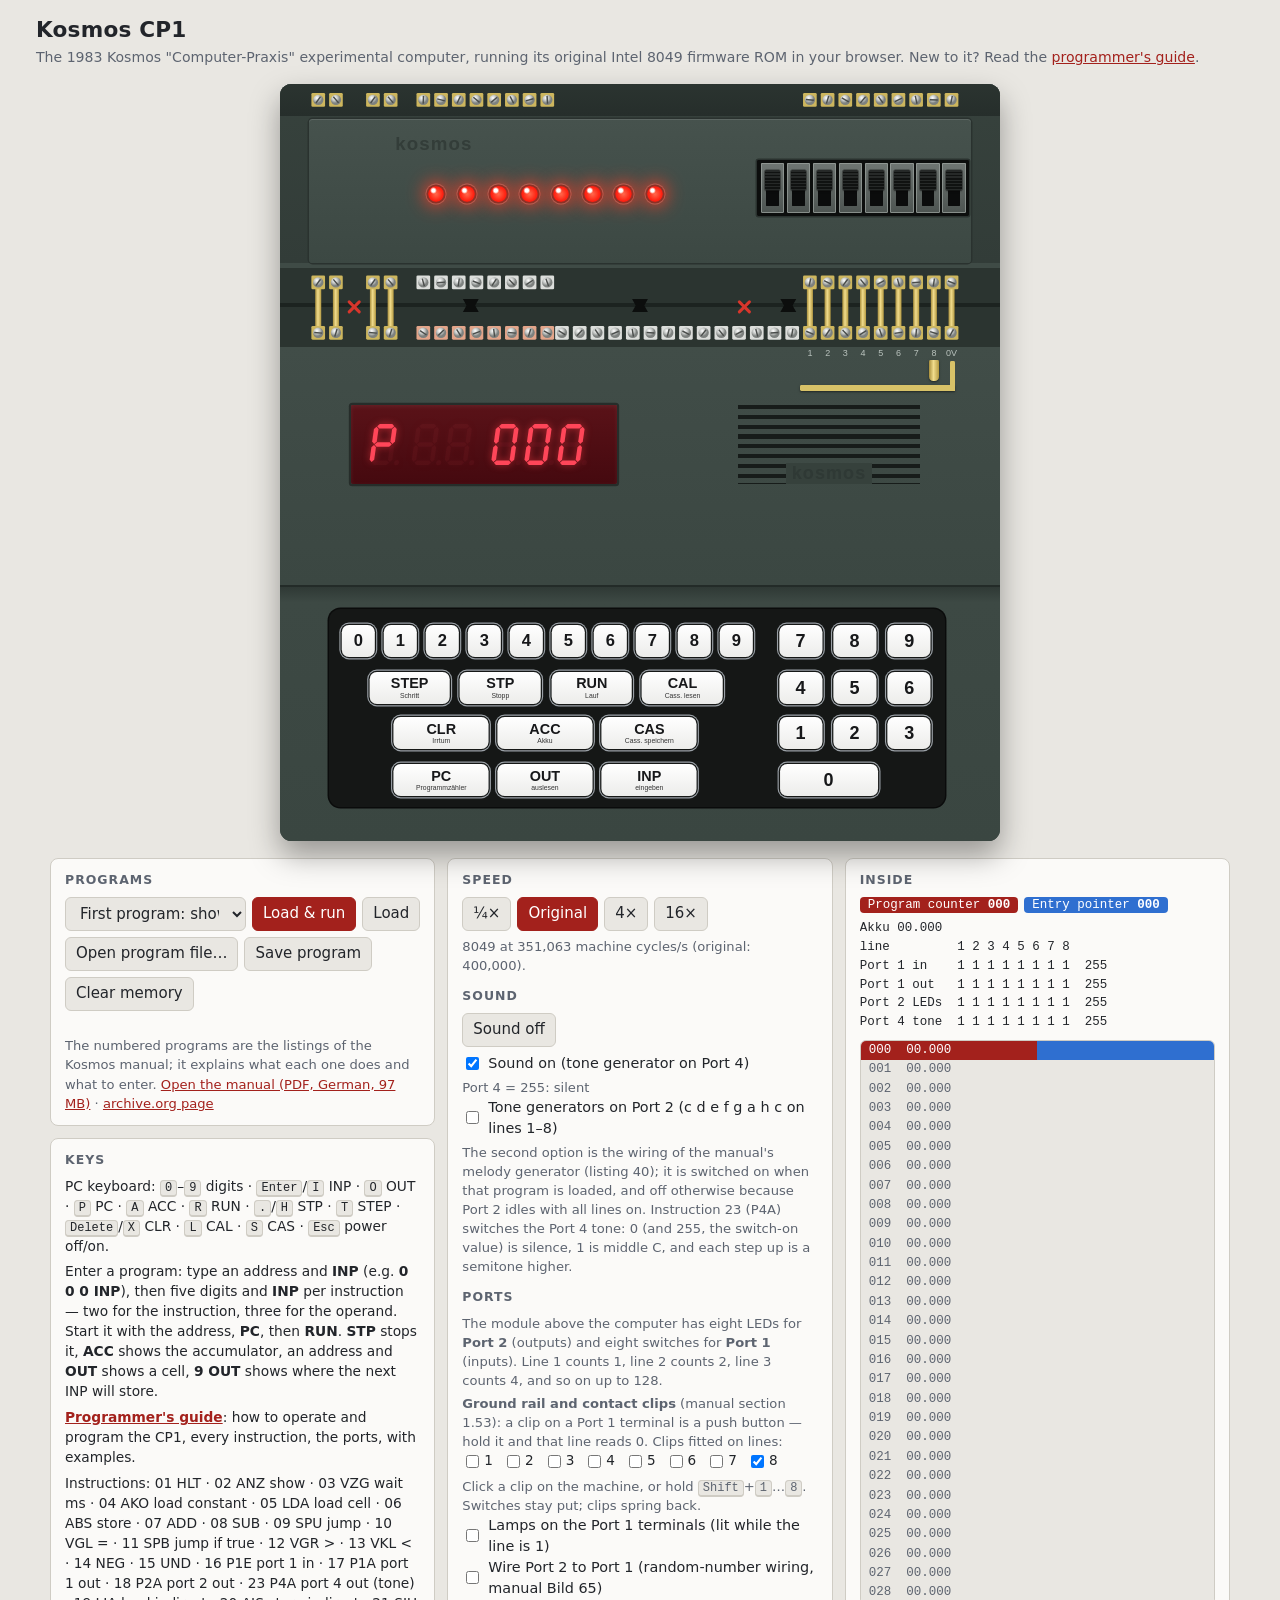
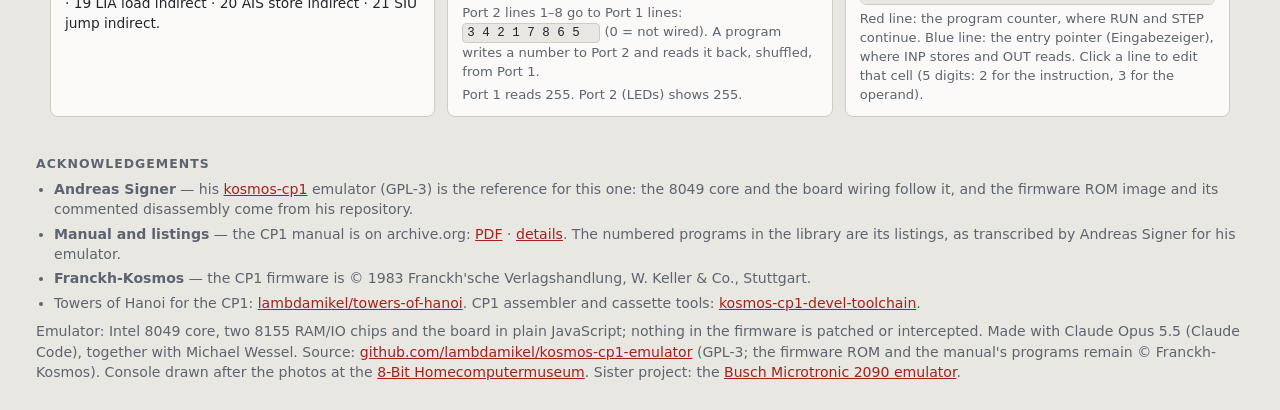
<file: index.html>
<!doctype html>
<html lang="en">
<head>
<meta charset="utf-8">
<meta name="viewport" content="width=device-width, initial-scale=1">
<title>Kosmos CP1 Emulator</title>
<link rel="stylesheet" href="css/cp1.css?v=202610080828">
</head>
<body>
<header>
  <h1>Kosmos CP1</h1>
  <p>The 1983 Kosmos "Computer-Praxis" experimental computer, running its original Intel 8049 firmware ROM in your browser. New to it? Read the <a href="guide.html">programmer's guide</a>.</p>
</header>

<main>
<section id="machine" aria-label="Kosmos CP1 console">
  <div id="iomod">
    <svg class="conn" id="connTop" viewBox="0 0 100 4.4" aria-hidden="true"></svg>
    <div class="modbody">
      <span class="brand" aria-hidden="true">kosmos</span>
      <div id="port2" title="Port 2: eight output lines (instruction 18, P2A). Line 1 is on the left."></div>
      <div id="port1" title="Port 1: eight input switches (instruction 16, P1E). Up = 1. Click to switch."></div>
    </div>
  </div>
  <svg class="conn" id="connMid" viewBox="0 0 100 11" aria-hidden="true"></svg>
  <div id="base">
    <div id="rail" title="Port 1 terminals 1-8 with the ground rail (0 V). A contact clip on a terminal is a push button."><i class="bar" aria-hidden="true"></i><span class="nums" aria-hidden="true"><b>1</b><b>2</b><b>3</b><b>4</b><b>5</b><b>6</b><b>7</b><b>8</b><b>0V</b></span></div>
    <div id="window"><svg id="display" viewBox="0 0 430 100" role="img" aria-label="Display"></svg></div>
    <i class="grille" aria-hidden="true"><b>kosmos</b></i>
  </div>
  <div id="deck">
    <div id="keyplate"></div>
  </div>
</section>

<aside id="tools">
  <div class="panel">
    <h2>Programs</h2>
    <div class="row">
      <select id="library" aria-label="Program library"></select>
      <button id="loadrun" class="primary">Load &amp; run</button>
      <button id="loadonly">Load</button>
    </div>
    <div class="row">
      <button id="openfile">Open program file…</button><input type="file" id="file" accept=".txt,.asm,.cp1" hidden>
      <button id="savefile">Save program</button>
      <button id="clearram">Clear memory</button>
    </div>
    <p id="status" role="status"></p>
    <p class="note">The numbered programs are the listings of the Kosmos manual; it explains what each one does and what to enter. <a href="https://archive.org/download/cp-1-manual/CP1-Manual.pdf" target="_blank" rel="noopener">Open the manual (PDF, German, 97 MB)</a> · <a href="https://archive.org/details/cp-1-manual" target="_blank" rel="noopener">archive.org page</a></p>
  </div>

  <div class="panel">
    <h2>Speed</h2>
    <div class="row" id="speeds">
      <button data-speed="0.25">¼×</button><button data-speed="1" class="on">Original</button><button data-speed="4">4×</button><button data-speed="16">16×</button>
    </div>
    <p class="note" id="rate"></p>
    <h2 style="margin-top:12px">Sound</h2>
    <div class="row"><button id="soundoff" title="Silence whatever is sounding now; the next thing a program writes to a sound port is heard again">Sound off</button></div>
    <label class="check"><input type="checkbox" id="sound" checked> Sound on (tone generator on Port 4)</label>
    <p class="note" id="tone">Port 4 = 0: silent</p>
    <label class="check"><input type="checkbox" id="p2tones"> Tone generators on Port 2 (c d e f g a h c on lines 1–8)</label>
    <p class="note">The second option is the wiring of the manual's melody generator (listing 40); it is switched on when that program is loaded, and off otherwise because Port 2 idles with all lines on. Instruction 23 (P4A) switches the Port 4 tone: 0 (and 255, the switch-on value) is silence, 1 is middle C, and each step up is a semitone higher.</p>
    <h2 style="margin-top:12px">Ports</h2>
    <p class="note">The module above the computer has eight LEDs for <b>Port 2</b> (outputs) and eight switches for <b>Port 1</b> (inputs). Line 1 counts 1, line 2 counts 2, line 3 counts 4, and so on up to 128.</p>
    <p class="note"><b>Ground rail and contact clips</b> (manual section 1.53): a clip on a Port 1 terminal is a push button — hold it and that line reads 0. Clips fitted on lines:</p>
    <div id="clipcfg" class="row"></div>
    <p class="note">Click a clip on the machine, or hold <kbd>Shift</kbd>+<kbd>1</kbd>…<kbd>8</kbd>. Switches stay put; clips spring back.</p>
    <label class="check"><input type="checkbox" id="lamps"> Lamps on the Port 1 terminals (lit while the line is 1)</label>
    <label class="check"><input type="checkbox" id="cross"> Wire Port 2 to Port 1 (random-number wiring, manual Bild 65)</label>
    <p class="note">Port 2 lines 1–8 go to Port 1 lines: <input id="crossmap" value="3 4 2 1 7 8 6 5" size="16" aria-label="Port 1 line for each Port 2 line"> (0 = not wired). A program writes a number to Port 2 and reads it back, shuffled, from Port 1.</p>
    <p class="note" id="portvals"></p>
  </div>

  <div class="panel">
    <h2>Inside</h2>
    <div id="ptrs"><span class="tag pc">Program counter <b id="pcval">000</b></span> <span class="tag io">Entry pointer <b id="ioval">000</b></span></div>
    <div id="state"></div>
    <div id="listing" tabindex="0" aria-label="Program memory"></div>
    <p class="note">Red line: the program counter, where RUN and STEP continue. Blue line: the entry pointer (Eingabezeiger), where INP stores and OUT reads. Click a line to edit that cell (5 digits: 2 for the instruction, 3 for the operand).</p>
  </div>

  <div class="panel help">
    <h2>Keys</h2>
    <p>PC keyboard: <kbd>0</kbd>–<kbd>9</kbd> digits · <kbd>Enter</kbd>/<kbd>I</kbd> INP · <kbd>O</kbd> OUT · <kbd>P</kbd> PC · <kbd>A</kbd> ACC · <kbd>R</kbd> RUN · <kbd>.</kbd>/<kbd>H</kbd> STP · <kbd>T</kbd> STEP · <kbd>Delete</kbd>/<kbd>X</kbd> CLR · <kbd>L</kbd> CAL · <kbd>S</kbd> CAS · <kbd>Esc</kbd> power off/on.</p>
    <p>Enter a program: type an address and <b>INP</b> (e.g. <b>0 0 0 INP</b>), then five digits and <b>INP</b> per instruction — two for the instruction, three for the operand. Start it with the address, <b>PC</b>, then <b>RUN</b>. <b>STP</b> stops it, <b>ACC</b> shows the accumulator, an address and <b>OUT</b> shows a cell, <b>9 OUT</b> shows where the next INP will store.</p>
    <p><b><a href="guide.html">Programmer's guide</a></b>: how to operate and program the CP1, every instruction, the ports, with examples.</p>
    <p>Instructions: 01 HLT · 02 ANZ show · 03 VZG wait ms · 04 AKO load constant · 05 LDA load cell · 06 ABS store · 07 ADD · 08 SUB · 09 SPU jump · 10 VGL = · 11 SPB jump if true · 12 VGR &gt; · 13 VKL &lt; · 14 NEG · 15 UND · 16 P1E port 1 in · 17 P1A port 1 out · 18 P2A port 2 out · 23 P4A port 4 out (tone) · 19 LIA load indirect · 20 AIS store indirect · 21 SIU jump indirect.</p>
  </div>
</aside>
</main>

<footer>
  <h2>Acknowledgements</h2>
  <ul>
    <li><b>Andreas Signer</b> — his <a href="https://github.com/asig/kosmos-cp1">kosmos-cp1</a> emulator (GPL-3) is the reference for this one: the 8049 core and the board wiring follow it, and the firmware ROM image and its commented disassembly come from his repository.</li>
    <li><b>Manual and listings</b> — the CP1 manual is on archive.org: <a href="https://archive.org/download/cp-1-manual/CP1-Manual.pdf" target="_blank" rel="noopener">PDF</a> · <a href="https://archive.org/details/cp-1-manual" target="_blank" rel="noopener">details</a>. The numbered programs in the library are its listings, as transcribed by Andreas Signer for his emulator.</li>
    <li><b>Franckh-Kosmos</b> — the CP1 firmware is © 1983 Franckh'sche Verlagshandlung, W. Keller &amp; Co., Stuttgart.</li>
    <li>Towers of Hanoi for the CP1: <a href="https://github.com/lambdamikel/towers-of-hanoi">lambdamikel/towers-of-hanoi</a>. CP1 assembler and cassette tools: <a href="https://github.com/lambdamikel/kosmos-cp1-devel-toolchain">kosmos-cp1-devel-toolchain</a>.</li>
  </ul>
  <p>Emulator: Intel 8049 core, two 8155 RAM/IO chips and the board in plain JavaScript; nothing in the firmware is patched or intercepted.
  Made with Claude Opus 5.5 (Claude Code), together with Michael Wessel. Source: <a href="https://github.com/lambdamikel/kosmos-cp1-emulator">github.com/lambdamikel/kosmos-cp1-emulator</a> (GPL-3; the firmware ROM and the manual's programs remain © Franckh-Kosmos). Console drawn after the photos at the <a href="http://www.8bit-homecomputermuseum.at/computer/kosmos_computer_praxis_cp1.html">8-Bit Homecomputermuseum</a>. Sister project: the <a href="https://lambdamikel.github.io/microtronic-emulator/">Busch Microtronic 2090 emulator</a>.</p>
</footer>

<script src="js/rom.js?v=202610080828"></script>
<script src="js/programs.js?v=202610080828"></script>
<script src="js/cp1.js?v=202610080828"></script>
<script src="js/ui.js?v=202610080828"></script>
</body>
</html>
</file>
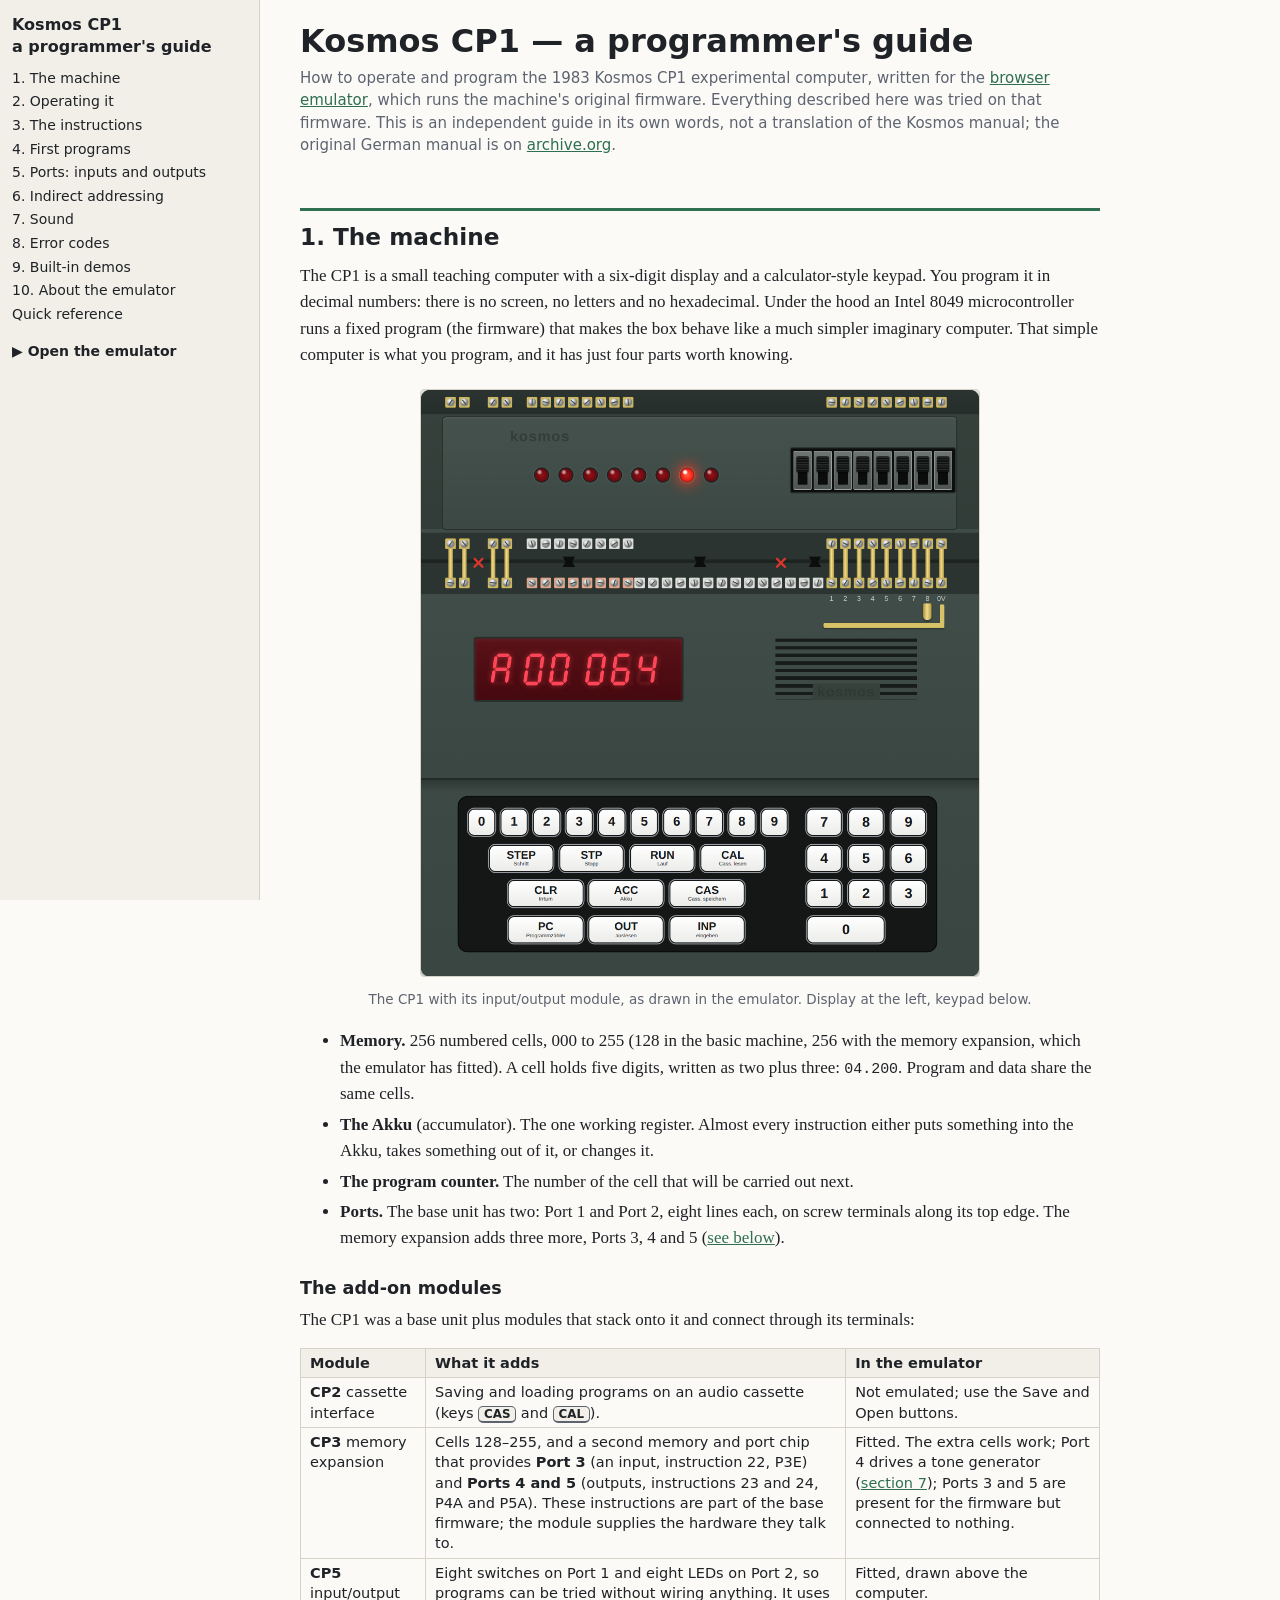
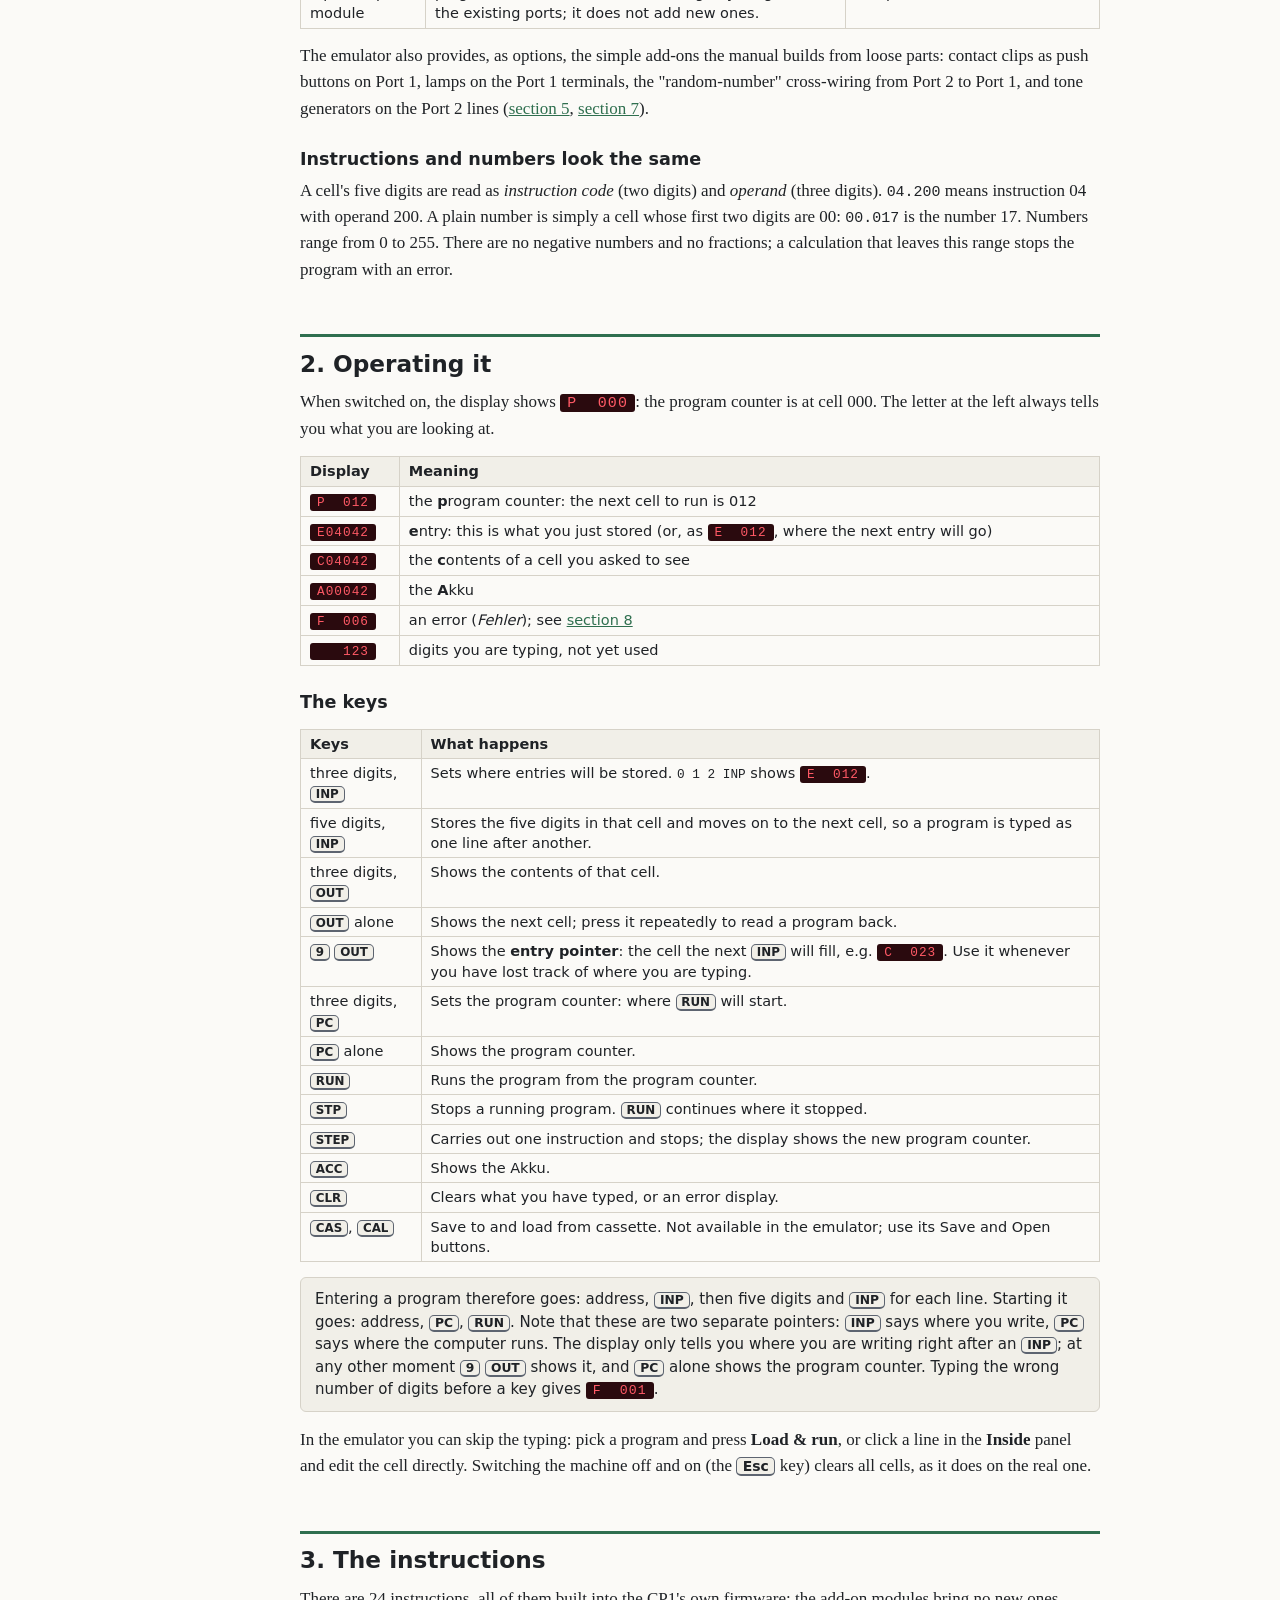
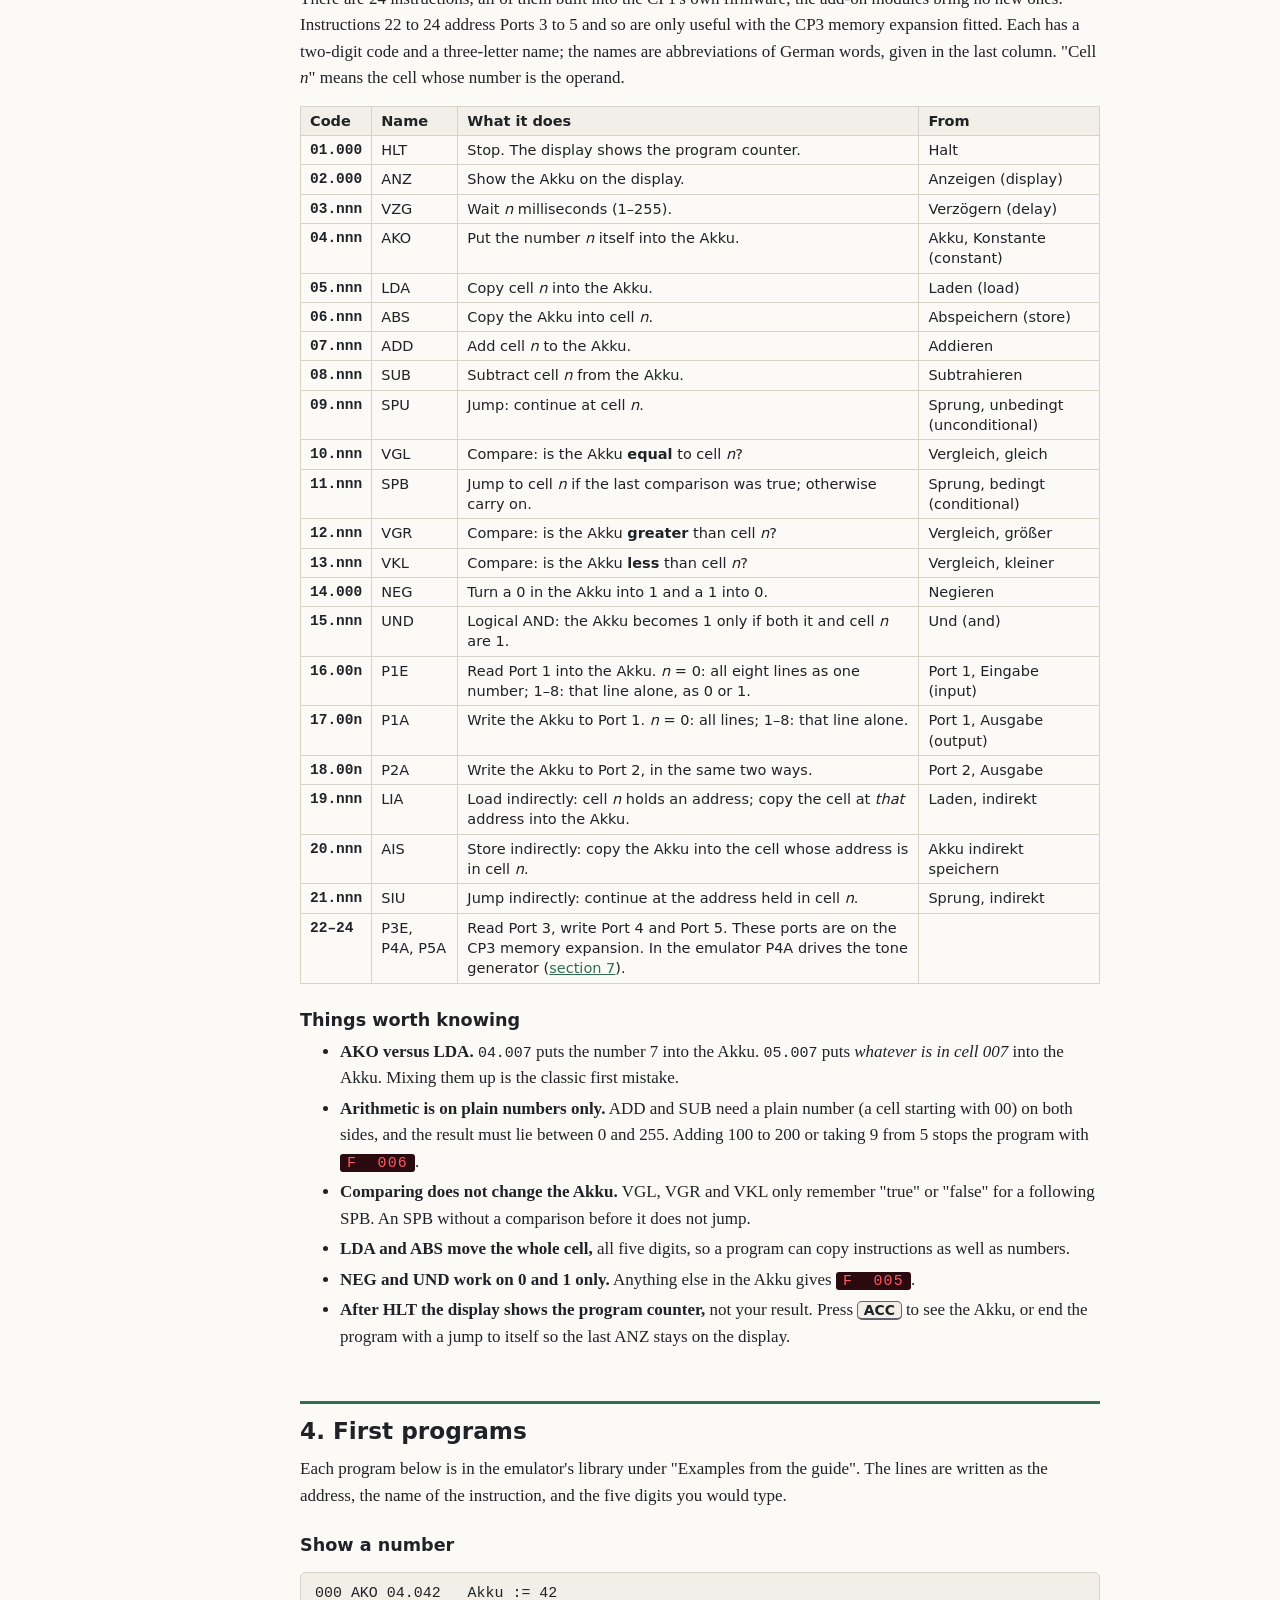
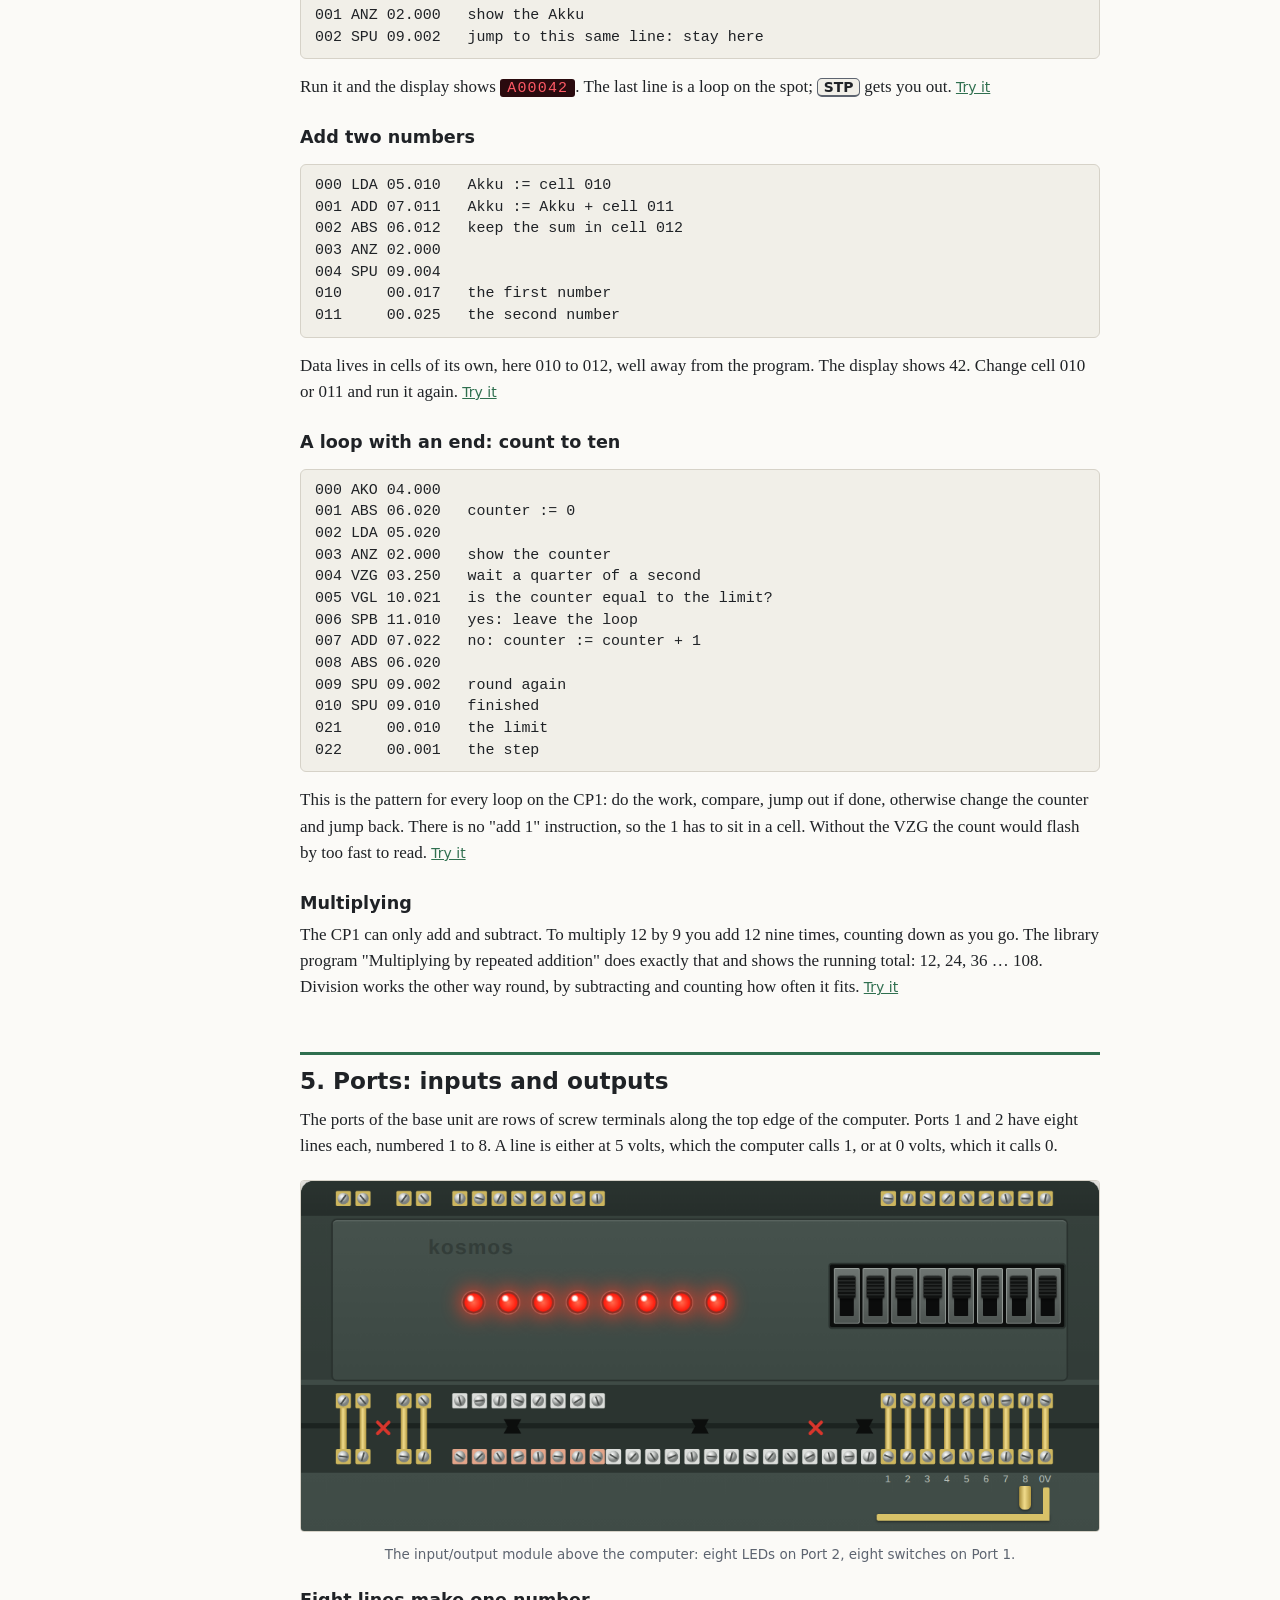
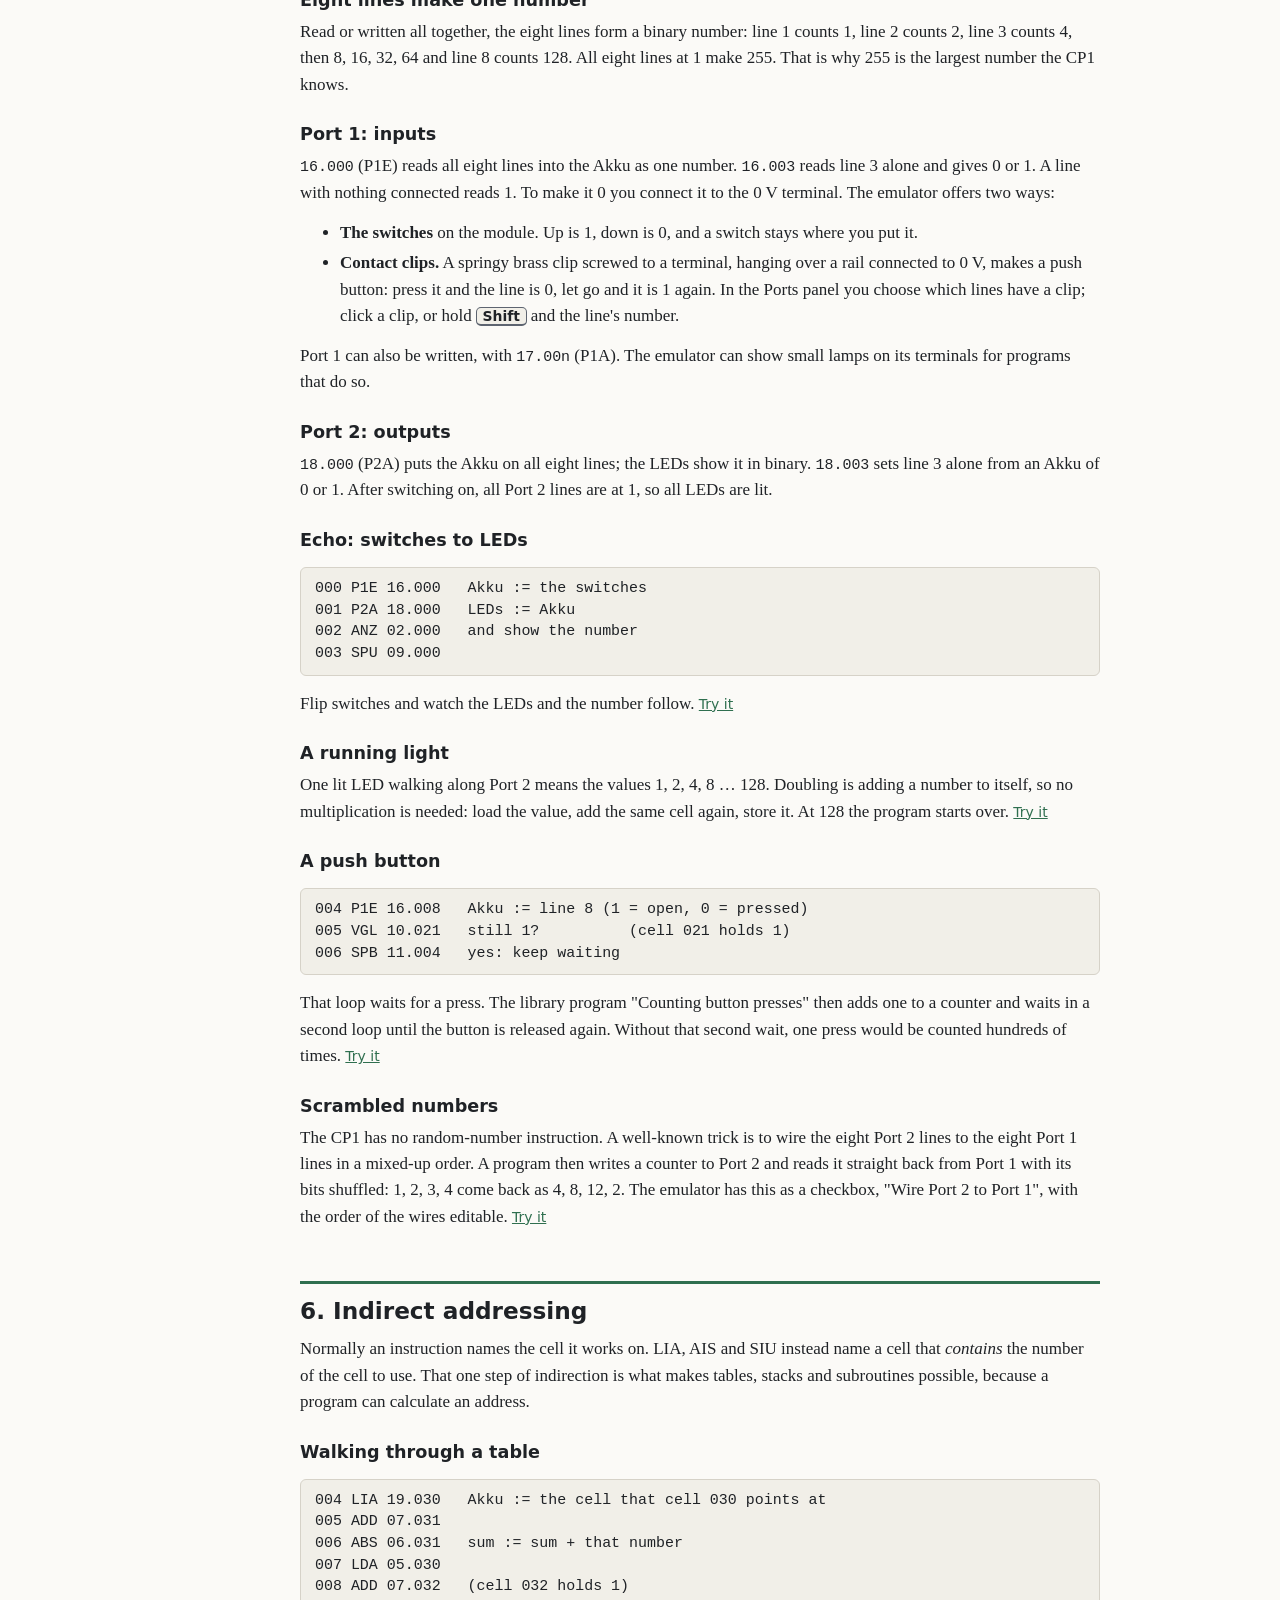
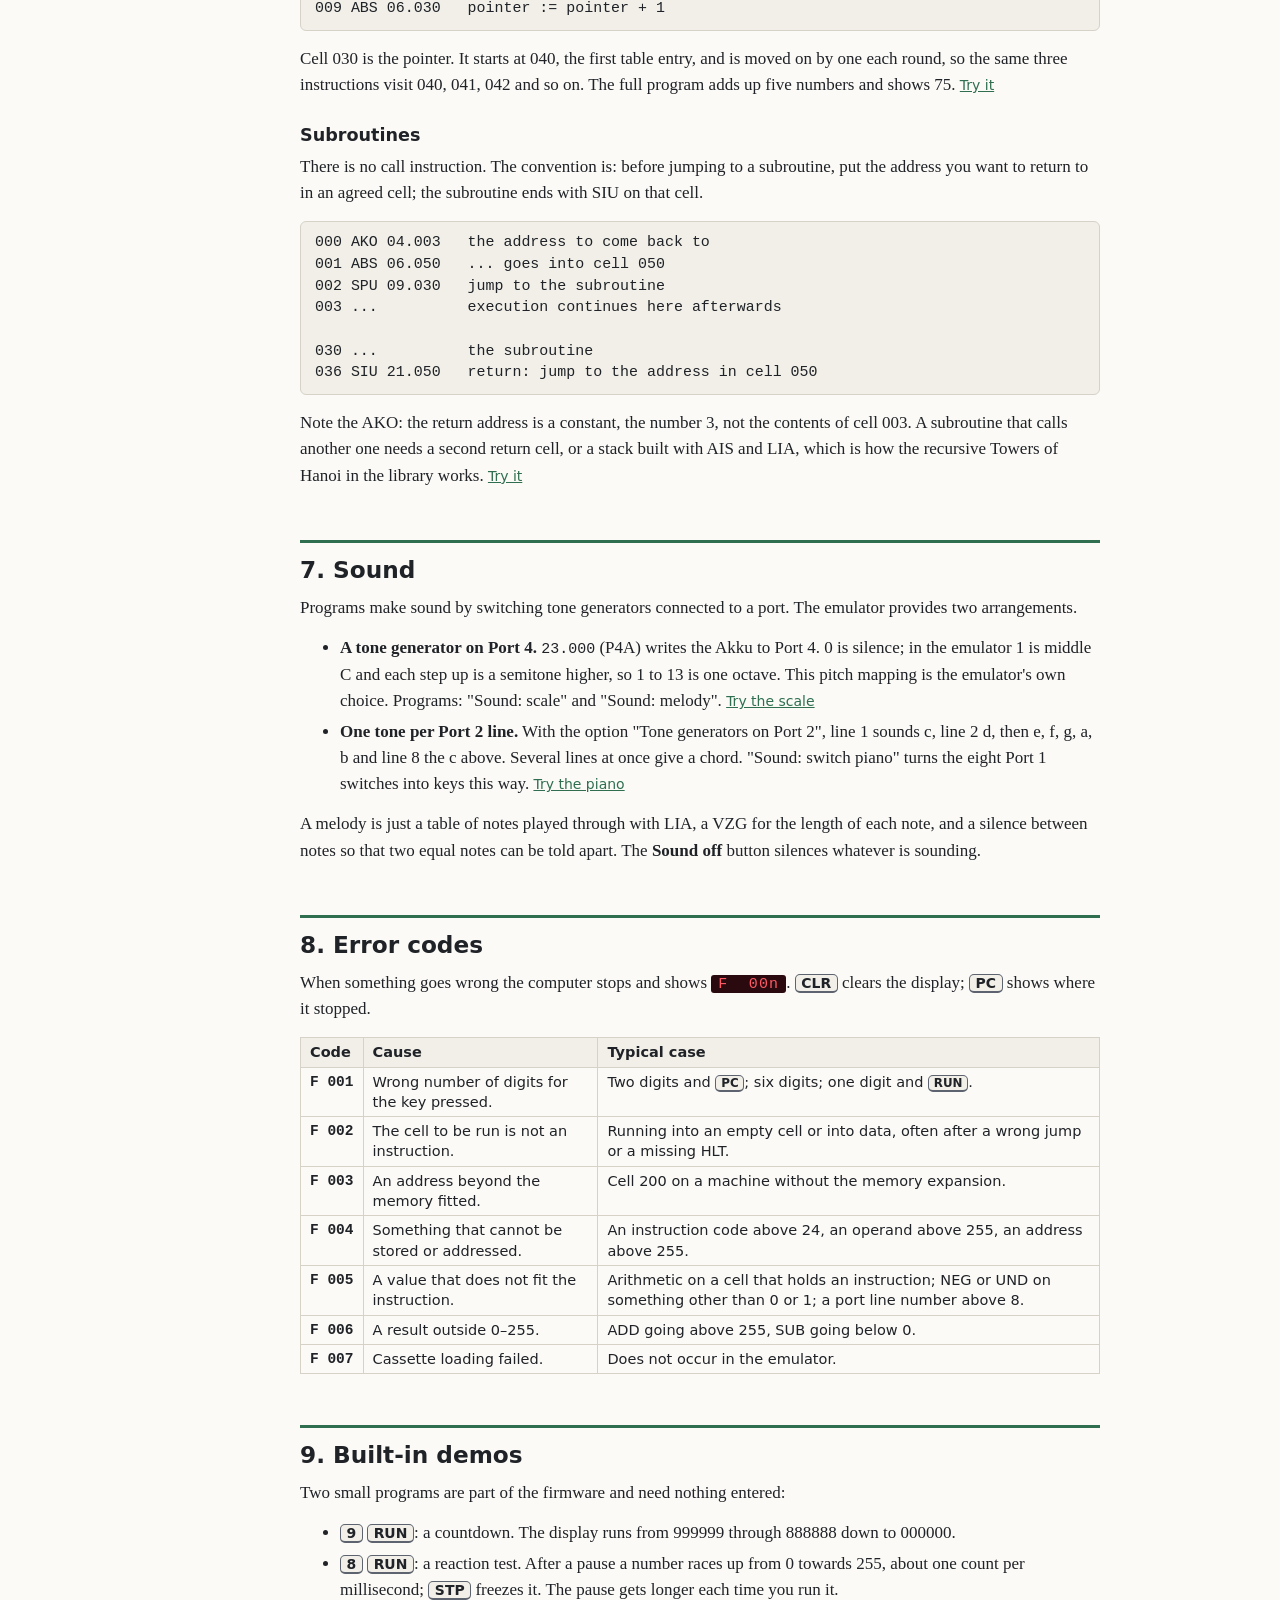
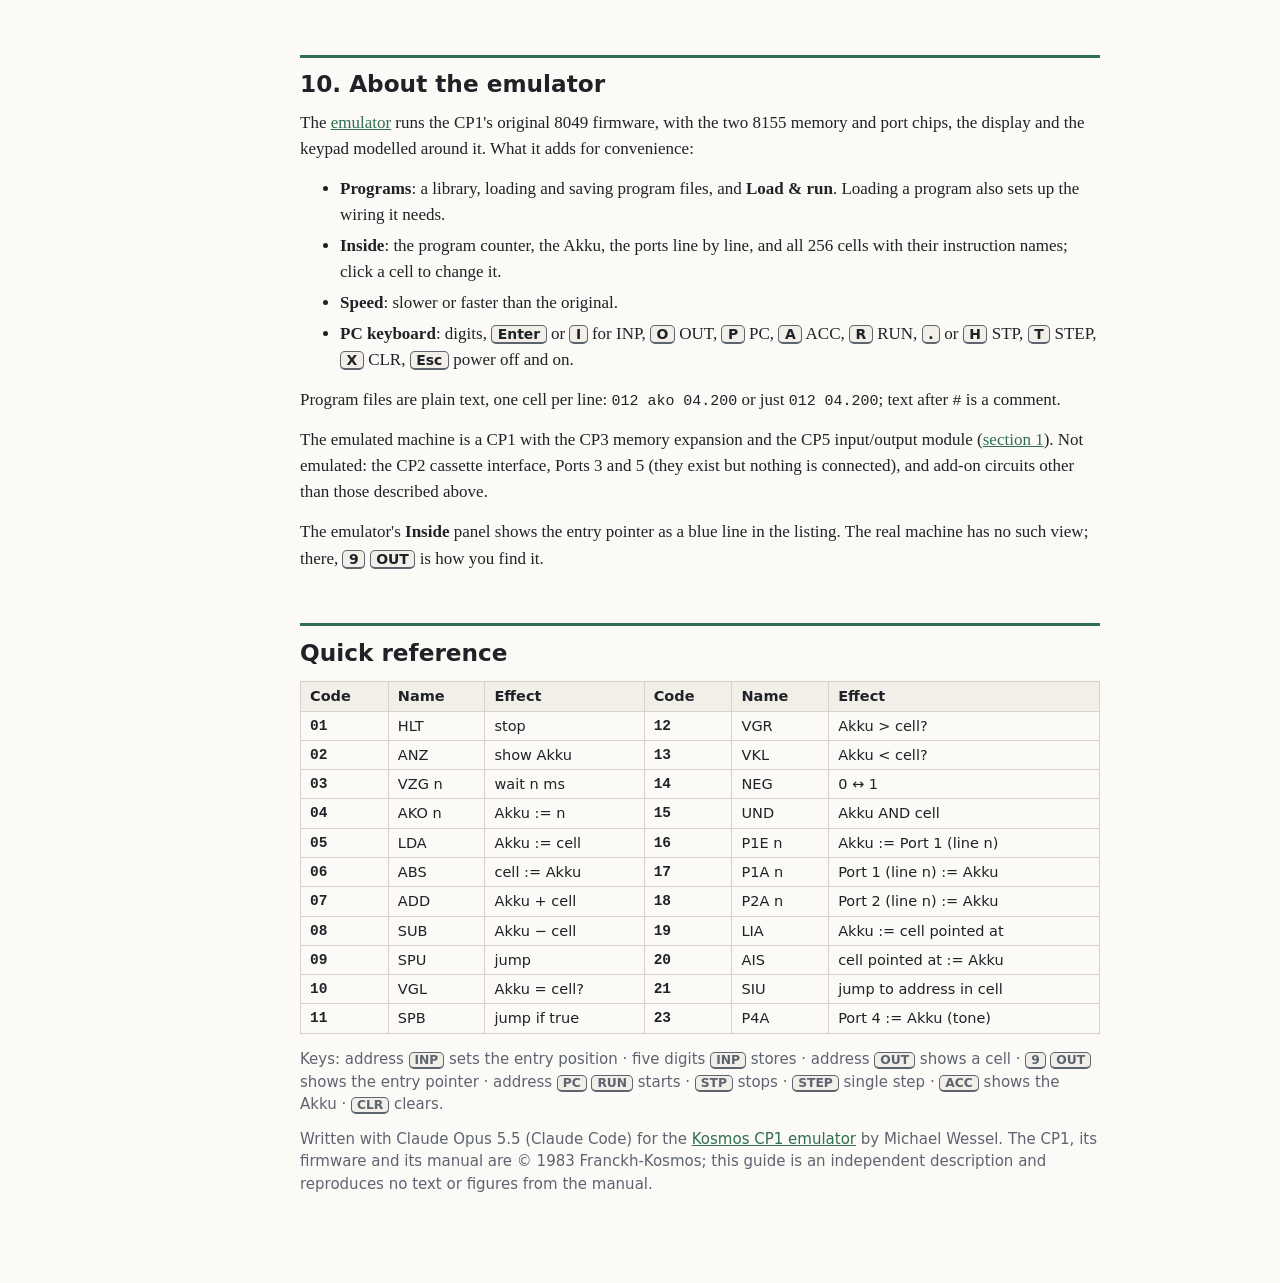
<file: guide.html>
<!doctype html>
<html lang="en">
<head>
<meta charset="utf-8">
<meta name="viewport" content="width=device-width, initial-scale=1">
<title>Kosmos CP1 — a programmer's guide</title>
<style>
:root { --bg: #fbfaf7; --ink: #1f2226; --muted: #5d6470; --line: #d6d2c8; --accent: #2f6f4f; --panel: #f1efe8; }
@media (prefers-color-scheme: dark) { :root { --bg: #17191c; --ink: #e6e4df; --muted: #9aa0aa; --line: #383c42; --accent: #6fcf9a; --panel: #212428; } }
* { box-sizing: border-box; }
body { margin: 0; background: var(--bg); color: var(--ink); font: 17px/1.55 Georgia, "Times New Roman", serif; }
nav { position: fixed; left: 0; top: 0; bottom: 0; width: 260px; overflow-y: auto; padding: 14px 12px 30px; border-right: 1px solid var(--line); background: var(--panel); font: 14px/1.4 system-ui, sans-serif; }
nav b { display: block; font-size: 16px; margin-bottom: 8px; } nav a { display: block; padding: 2px 0; color: var(--ink); text-decoration: none; } nav a:hover { color: var(--accent); } nav a.sub { padding-left: 12px; font-size: 13px; }
main { margin-left: 260px; max-width: 880px; padding: 22px 40px 80px; }
@media (max-width: 900px) { nav { position: static; width: auto; border-right: 0; border-bottom: 1px solid var(--line); } main { margin-left: 0; padding: 16px; } }
h1 { font: 700 2rem/1.2 system-ui, sans-serif; margin: 0 0 .2em; }
h2 { font: 700 1.45rem/1.25 system-ui, sans-serif; margin: 2.2em 0 .5em; padding-top: .5em; border-top: 3px solid var(--accent); }
h3 { font: 700 1.1rem/1.25 system-ui, sans-serif; margin: 1.5em 0 .4em; }
p, ul, ol { margin: 0 0 .8em; } li { margin-bottom: .25em; }
.lead { color: var(--muted); font: 15px/1.5 system-ui, sans-serif; }
figure { margin: 1.2em 0; text-align: center; } figure img { max-width: 100%; height: auto; border: 1px solid var(--line); border-radius: 4px; }
figcaption { font: 13.5px/1.35 system-ui, sans-serif; color: var(--muted); margin-top: .35em; }
kbd { font: 700 .82em system-ui, sans-serif; border: 1px solid var(--muted); border-bottom-width: 2px; border-radius: 5px; padding: 0 .4em; background: var(--panel); white-space: nowrap; }
code, pre, .d { font-family: ui-monospace, Menlo, Consolas, monospace; font-size: .88em; }
.d { background: #2a0a0e; color: #ff5a66; padding: 1px 7px; border-radius: 3px; white-space: pre; letter-spacing: .08em; }
pre { background: var(--panel); border: 1px solid var(--line); border-radius: 6px; padding: 10px 14px; overflow-x: auto; line-height: 1.45; }
table { border-collapse: collapse; font: 14.5px/1.4 system-ui, sans-serif; margin: 1em 0; width: 100%; } th, td { border: 1px solid var(--line); padding: 4px 9px; text-align: left; vertical-align: top; }
th { background: var(--panel); } td.c { font-family: ui-monospace, Menlo, Consolas, monospace; white-space: nowrap; font-weight: 700; }
.box { border: 1px solid var(--line); background: var(--panel); border-radius: 6px; padding: 10px 14px; margin: 1em 0; font: 15px/1.5 system-ui, sans-serif; }
a { color: var(--accent); }
.try { font: 14px system-ui, sans-serif; }
@media print { nav { display: none; } main { margin: 0; max-width: none; padding: 0; } body { font-size: 11pt; background: #fff; color: #000; } pre, table, figure, .box { break-inside: avoid; } h2 { break-before: page; } h2, h3 { break-after: avoid; } @page { size: A4; margin: 18mm 16mm; } }
</style>
</head>
<body>
<nav>
  <b>Kosmos CP1<br>a programmer's guide</b>
  <a href="#machine">1. The machine</a>
  <a href="#operate">2. Operating it</a>
  <a href="#instr">3. The instructions</a>
  <a href="#first">4. First programs</a>
  <a href="#ports">5. Ports: inputs and outputs</a>
  <a href="#indirect">6. Indirect addressing</a>
  <a href="#sound">7. Sound</a>
  <a href="#errors">8. Error codes</a>
  <a href="#builtin">9. Built-in demos</a>
  <a href="#emu">10. About the emulator</a>
  <a href="#ref">Quick reference</a>
  <a href="index.html" style="margin-top:14px;font-weight:700">▶ Open the emulator</a>
</nav>
<main>
<h1>Kosmos CP1 — a programmer's guide</h1>
<p class="lead">How to operate and program the 1983 Kosmos CP1 experimental computer, written for the
<a href="index.html">browser emulator</a>, which runs the machine's original firmware. Everything described here was
tried on that firmware. This is an independent guide in its own words, not a translation of the Kosmos manual; the
original German manual is on <a href="https://archive.org/details/cp-1-manual">archive.org</a>.</p>

<h2 id="machine">1. The machine</h2>
<p>The CP1 is a small teaching computer with a six-digit display and a calculator-style keypad. You program it in
decimal numbers: there is no screen, no letters and no hexadecimal. Under the hood an Intel 8049 microcontroller runs a
fixed program (the firmware) that makes the box behave like a much simpler imaginary computer. That simple computer is
what you program, and it has just four parts worth knowing.</p>
<figure><img src="img/guide-console.png" alt="The CP1 in the emulator" width="1080" height="1134" style="max-width:70%">
<figcaption>The CP1 with its input/output module, as drawn in the emulator. Display at the left, keypad below.</figcaption></figure>
<ul>
<li><b>Memory.</b> 256 numbered cells, 000 to 255 (128 in the basic machine, 256 with the memory expansion, which the emulator
has fitted). A cell holds five digits, written as two plus three: <code>04.200</code>. Program and data share the same cells.</li>
<li><b>The Akku</b> (accumulator). The one working register. Almost every instruction either puts something into the Akku,
takes something out of it, or changes it.</li>
<li><b>The program counter.</b> The number of the cell that will be carried out next.</li>
<li><b>Ports.</b> The base unit has two: Port 1 and Port 2, eight lines each, on screw terminals along its top edge. The memory expansion adds three more, Ports 3, 4 and 5 (<a href="#modules">see below</a>).</li>
</ul>
<h3 id="modules">The add-on modules</h3>
<p>The CP1 was a base unit plus modules that stack onto it and connect through its terminals:</p>
<table>
<tr><th>Module</th><th>What it adds</th><th>In the emulator</th></tr>
<tr><td><b>CP2</b> cassette interface</td><td>Saving and loading programs on an audio cassette (keys <kbd>CAS</kbd> and <kbd>CAL</kbd>).</td><td>Not emulated; use the Save and Open buttons.</td></tr>
<tr><td><b>CP3</b> memory expansion</td><td>Cells 128–255, and a second memory and port chip that provides <b>Port 3</b> (an input, instruction 22, P3E) and <b>Ports 4 and 5</b> (outputs, instructions 23 and 24, P4A and P5A). These instructions are part of the base firmware; the module supplies the hardware they talk to.</td><td>Fitted. The extra cells work; Port 4 drives a tone generator (<a href="#sound">section 7</a>); Ports 3 and 5 are present for the firmware but connected to nothing.</td></tr>
<tr><td><b>CP5</b> input/output module</td><td>Eight switches on Port 1 and eight LEDs on Port 2, so programs can be tried without wiring anything. It uses the existing ports; it does not add new ones.</td><td>Fitted, drawn above the computer.</td></tr>
</table>
<p>The emulator also provides, as options, the simple add-ons the manual builds from loose parts: contact clips as push buttons on Port 1, lamps on the Port 1 terminals,
the "random-number" cross-wiring from Port 2 to Port 1, and tone generators on the Port 2 lines (<a href="#ports">section 5</a>, <a href="#sound">section 7</a>).</p>
<h3>Instructions and numbers look the same</h3>
<p>A cell's five digits are read as <i>instruction code</i> (two digits) and <i>operand</i> (three digits). <code>04.200</code> means
instruction 04 with operand 200. A plain number is simply a cell whose first two digits are 00: <code>00.017</code> is the number 17.
Numbers range from 0 to 255. There are no negative numbers and no fractions; a calculation that leaves this range stops the
program with an error.</p>

<h2 id="operate">2. Operating it</h2>
<p>When switched on, the display shows <span class="d">P  000</span>: the program counter is at cell 000. The letter at the left
always tells you what you are looking at.</p>
<table>
<tr><th>Display</th><th>Meaning</th></tr>
<tr><td><span class="d">P  012</span></td><td>the <b>p</b>rogram counter: the next cell to run is 012</td></tr>
<tr><td><span class="d">E04042</span></td><td><b>e</b>ntry: this is what you just stored (or, as <span class="d">E  012</span>, where the next entry will go)</td></tr>
<tr><td><span class="d">C04042</span></td><td>the <b>c</b>ontents of a cell you asked to see</td></tr>
<tr><td><span class="d">A00042</span></td><td>the <b>A</b>kku</td></tr>
<tr><td><span class="d">F  006</span></td><td>an error (<i>Fehler</i>); see <a href="#errors">section 8</a></td></tr>
<tr><td><span class="d">   123</span></td><td>digits you are typing, not yet used</td></tr>
</table>
<h3>The keys</h3>
<table>
<tr><th>Keys</th><th>What happens</th></tr>
<tr><td>three digits, <kbd>INP</kbd></td><td>Sets where entries will be stored. <code>0 1 2 INP</code> shows <span class="d">E  012</span>.</td></tr>
<tr><td>five digits, <kbd>INP</kbd></td><td>Stores the five digits in that cell and moves on to the next cell, so a program is typed as one line after another.</td></tr>
<tr><td>three digits, <kbd>OUT</kbd></td><td>Shows the contents of that cell.</td></tr>
<tr><td><kbd>OUT</kbd> alone</td><td>Shows the next cell; press it repeatedly to read a program back.</td></tr>
<tr><td><kbd>9</kbd> <kbd>OUT</kbd></td><td>Shows the <b>entry pointer</b>: the cell the next <kbd>INP</kbd> will fill, e.g. <span class="d">C  023</span>. Use it whenever you have lost track of where you are typing.</td></tr>
<tr><td>three digits, <kbd>PC</kbd></td><td>Sets the program counter: where <kbd>RUN</kbd> will start.</td></tr>
<tr><td><kbd>PC</kbd> alone</td><td>Shows the program counter.</td></tr>
<tr><td><kbd>RUN</kbd></td><td>Runs the program from the program counter.</td></tr>
<tr><td><kbd>STP</kbd></td><td>Stops a running program. <kbd>RUN</kbd> continues where it stopped.</td></tr>
<tr><td><kbd>STEP</kbd></td><td>Carries out one instruction and stops; the display shows the new program counter.</td></tr>
<tr><td><kbd>ACC</kbd></td><td>Shows the Akku.</td></tr>
<tr><td><kbd>CLR</kbd></td><td>Clears what you have typed, or an error display.</td></tr>
<tr><td><kbd>CAS</kbd>, <kbd>CAL</kbd></td><td>Save to and load from cassette. Not available in the emulator; use its Save and Open buttons.</td></tr>
</table>
<div class="box">Entering a program therefore goes: address, <kbd>INP</kbd>, then five digits and <kbd>INP</kbd> for each line.
Starting it goes: address, <kbd>PC</kbd>, <kbd>RUN</kbd>. Note that these are two separate pointers: <kbd>INP</kbd> says where
you write, <kbd>PC</kbd> says where the computer runs. The display only tells you where you are writing right after an <kbd>INP</kbd>; at any other moment
<kbd>9</kbd> <kbd>OUT</kbd> shows it, and <kbd>PC</kbd> alone shows the program counter. Typing the wrong number of digits before a key gives <span class="d">F  001</span>.</div>
<p>In the emulator you can skip the typing: pick a program and press <b>Load &amp; run</b>, or click a line in the
<b>Inside</b> panel and edit the cell directly. Switching the machine off and on (the <kbd>Esc</kbd> key) clears all cells, as it does on the real one.</p>

<h2 id="instr">3. The instructions</h2>
<p>There are 24 instructions, all of them built into the CP1's own firmware; the add-on modules bring no new ones. Instructions 22 to 24 address Ports 3 to 5 and so are only useful with the CP3 memory expansion fitted. Each has a two-digit code and a three-letter
name; the names are abbreviations of German words, given in the last column. "Cell <i>n</i>" means the cell whose number is the operand.</p>
<table>
<tr><th>Code</th><th>Name</th><th>What it does</th><th>From</th></tr>
<tr><td class="c">01.000</td><td>HLT</td><td>Stop. The display shows the program counter.</td><td>Halt</td></tr>
<tr><td class="c">02.000</td><td>ANZ</td><td>Show the Akku on the display.</td><td>Anzeigen (display)</td></tr>
<tr><td class="c">03.nnn</td><td>VZG</td><td>Wait <i>n</i> milliseconds (1–255).</td><td>Verzögern (delay)</td></tr>
<tr><td class="c">04.nnn</td><td>AKO</td><td>Put the number <i>n</i> itself into the Akku.</td><td>Akku, Konstante (constant)</td></tr>
<tr><td class="c">05.nnn</td><td>LDA</td><td>Copy cell <i>n</i> into the Akku.</td><td>Laden (load)</td></tr>
<tr><td class="c">06.nnn</td><td>ABS</td><td>Copy the Akku into cell <i>n</i>.</td><td>Abspeichern (store)</td></tr>
<tr><td class="c">07.nnn</td><td>ADD</td><td>Add cell <i>n</i> to the Akku.</td><td>Addieren</td></tr>
<tr><td class="c">08.nnn</td><td>SUB</td><td>Subtract cell <i>n</i> from the Akku.</td><td>Subtrahieren</td></tr>
<tr><td class="c">09.nnn</td><td>SPU</td><td>Jump: continue at cell <i>n</i>.</td><td>Sprung, unbedingt (unconditional)</td></tr>
<tr><td class="c">10.nnn</td><td>VGL</td><td>Compare: is the Akku <b>equal</b> to cell <i>n</i>?</td><td>Vergleich, gleich</td></tr>
<tr><td class="c">11.nnn</td><td>SPB</td><td>Jump to cell <i>n</i> if the last comparison was true; otherwise carry on.</td><td>Sprung, bedingt (conditional)</td></tr>
<tr><td class="c">12.nnn</td><td>VGR</td><td>Compare: is the Akku <b>greater</b> than cell <i>n</i>?</td><td>Vergleich, größer</td></tr>
<tr><td class="c">13.nnn</td><td>VKL</td><td>Compare: is the Akku <b>less</b> than cell <i>n</i>?</td><td>Vergleich, kleiner</td></tr>
<tr><td class="c">14.000</td><td>NEG</td><td>Turn a 0 in the Akku into 1 and a 1 into 0.</td><td>Negieren</td></tr>
<tr><td class="c">15.nnn</td><td>UND</td><td>Logical AND: the Akku becomes 1 only if both it and cell <i>n</i> are 1.</td><td>Und (and)</td></tr>
<tr><td class="c">16.00n</td><td>P1E</td><td>Read Port 1 into the Akku. <i>n</i> = 0: all eight lines as one number; 1–8: that line alone, as 0 or 1.</td><td>Port 1, Eingabe (input)</td></tr>
<tr><td class="c">17.00n</td><td>P1A</td><td>Write the Akku to Port 1. <i>n</i> = 0: all lines; 1–8: that line alone.</td><td>Port 1, Ausgabe (output)</td></tr>
<tr><td class="c">18.00n</td><td>P2A</td><td>Write the Akku to Port 2, in the same two ways.</td><td>Port 2, Ausgabe</td></tr>
<tr><td class="c">19.nnn</td><td>LIA</td><td>Load indirectly: cell <i>n</i> holds an address; copy the cell at <i>that</i> address into the Akku.</td><td>Laden, indirekt</td></tr>
<tr><td class="c">20.nnn</td><td>AIS</td><td>Store indirectly: copy the Akku into the cell whose address is in cell <i>n</i>.</td><td>Akku indirekt speichern</td></tr>
<tr><td class="c">21.nnn</td><td>SIU</td><td>Jump indirectly: continue at the address held in cell <i>n</i>.</td><td>Sprung, indirekt</td></tr>
<tr><td class="c">22–24</td><td>P3E, P4A, P5A</td><td>Read Port 3, write Port 4 and Port 5. These ports are on the CP3 memory expansion. In the emulator P4A drives the tone generator (<a href="#sound">section 7</a>).</td><td></td></tr>
</table>
<h3>Things worth knowing</h3>
<ul>
<li><b>AKO versus LDA.</b> <code>04.007</code> puts the number 7 into the Akku. <code>05.007</code> puts <i>whatever is in cell 007</i> into the Akku. Mixing them up is the classic first mistake.</li>
<li><b>Arithmetic is on plain numbers only.</b> ADD and SUB need a plain number (a cell starting with 00) on both sides, and the result must lie between 0 and 255. Adding 100 to 200 or taking 9 from 5 stops the program with <span class="d">F  006</span>.</li>
<li><b>Comparing does not change the Akku.</b> VGL, VGR and VKL only remember "true" or "false" for a following SPB. An SPB without a comparison before it does not jump.</li>
<li><b>LDA and ABS move the whole cell,</b> all five digits, so a program can copy instructions as well as numbers.</li>
<li><b>NEG and UND work on 0 and 1 only.</b> Anything else in the Akku gives <span class="d">F  005</span>.</li>
<li><b>After HLT the display shows the program counter,</b> not your result. Press <kbd>ACC</kbd> to see the Akku, or end the program with a jump to itself so the last ANZ stays on the display.</li>
</ul>

<h2 id="first">4. First programs</h2>
<p>Each program below is in the emulator's library under "Examples from the guide". The lines are written as the address, the
name of the instruction, and the five digits you would type.</p>
<h3>Show a number</h3>
<pre>000 AKO 04.042   Akku := 42
001 ANZ 02.000   show the Akku
002 SPU 09.002   jump to this same line: stay here</pre>
<p>Run it and the display shows <span class="d">A00042</span>. The last line is a loop on the spot; <kbd>STP</kbd> gets you out. <span class="try"><a href="index.html?load=FIRST">Try it</a></span></p>
<h3>Add two numbers</h3>
<pre>000 LDA 05.010   Akku := cell 010
001 ADD 07.011   Akku := Akku + cell 011
002 ABS 06.012   keep the sum in cell 012
003 ANZ 02.000
004 SPU 09.004
010     00.017   the first number
011     00.025   the second number</pre>
<p>Data lives in cells of its own, here 010 to 012, well away from the program. The display shows 42. Change cell 010 or 011 and run it again. <span class="try"><a href="index.html?load=ADD">Try it</a></span></p>
<h3>A loop with an end: count to ten</h3>
<pre>000 AKO 04.000
001 ABS 06.020   counter := 0
002 LDA 05.020
003 ANZ 02.000   show the counter
004 VZG 03.250   wait a quarter of a second
005 VGL 10.021   is the counter equal to the limit?
006 SPB 11.010   yes: leave the loop
007 ADD 07.022   no: counter := counter + 1
008 ABS 06.020
009 SPU 09.002   round again
010 SPU 09.010   finished
021     00.010   the limit
022     00.001   the step</pre>
<p>This is the pattern for every loop on the CP1: do the work, compare, jump out if done, otherwise change the counter and jump back.
There is no "add 1" instruction, so the 1 has to sit in a cell. Without the VZG the count would flash by too fast to read. <span class="try"><a href="index.html?load=COUNT10">Try it</a></span></p>
<h3>Multiplying</h3>
<p>The CP1 can only add and subtract. To multiply 12 by 9 you add 12 nine times, counting down as you go. The library program
"Multiplying by repeated addition" does exactly that and shows the running total: 12, 24, 36 … 108. Division works the other way round,
by subtracting and counting how often it fits. <span class="try"><a href="index.html?load=MULT">Try it</a></span></p>

<h2 id="ports">5. Ports: inputs and outputs</h2>
<p>The ports of the base unit are rows of screw terminals along the top edge of the computer. Ports 1 and 2 have eight lines each, numbered 1 to 8.
A line is either at 5 volts, which the computer calls 1, or at 0 volts, which it calls 0.</p>
<figure><img src="img/guide-module.png" alt="The input/output module" width="1080" height="474">
<figcaption>The input/output module above the computer: eight LEDs on Port 2, eight switches on Port 1.</figcaption></figure>
<h3>Eight lines make one number</h3>
<p>Read or written all together, the eight lines form a binary number: line 1 counts 1, line 2 counts 2, line 3 counts 4, then 8, 16, 32, 64
and line 8 counts 128. All eight lines at 1 make 255. That is why 255 is the largest number the CP1 knows.</p>
<h3>Port 1: inputs</h3>
<p><code>16.000</code> (P1E) reads all eight lines into the Akku as one number. <code>16.003</code> reads line 3 alone and gives 0 or 1.
A line with nothing connected reads 1. To make it 0 you connect it to the 0 V terminal. The emulator offers two ways:</p>
<ul>
<li><b>The switches</b> on the module. Up is 1, down is 0, and a switch stays where you put it.</li>
<li><b>Contact clips.</b> A springy brass clip screwed to a terminal, hanging over a rail connected to 0 V, makes a push button: press it and the line is 0, let go and it is 1 again. In the Ports panel you choose which lines have a clip; click a clip, or hold <kbd>Shift</kbd> and the line's number.</li>
</ul>
<p>Port 1 can also be written, with <code>17.00n</code> (P1A). The emulator can show small lamps on its terminals for programs that do so.</p>
<h3>Port 2: outputs</h3>
<p><code>18.000</code> (P2A) puts the Akku on all eight lines; the LEDs show it in binary. <code>18.003</code> sets line 3 alone from an Akku of 0 or 1.
After switching on, all Port 2 lines are at 1, so all LEDs are lit.</p>
<h3>Echo: switches to LEDs</h3>
<pre>000 P1E 16.000   Akku := the switches
001 P2A 18.000   LEDs := Akku
002 ANZ 02.000   and show the number
003 SPU 09.000</pre>
<p>Flip switches and watch the LEDs and the number follow. <span class="try"><a href="index.html?load=ECHO">Try it</a></span></p>
<h3>A running light</h3>
<p>One lit LED walking along Port 2 means the values 1, 2, 4, 8 … 128. Doubling is adding a number to itself, so no multiplication is needed:
load the value, add the same cell again, store it. At 128 the program starts over. <span class="try"><a href="index.html?load=LIGHTS">Try it</a></span></p>
<h3>A push button</h3>
<pre>004 P1E 16.008   Akku := line 8 (1 = open, 0 = pressed)
005 VGL 10.021   still 1?          (cell 021 holds 1)
006 SPB 11.004   yes: keep waiting</pre>
<p>That loop waits for a press. The library program "Counting button presses" then adds one to a counter and waits in a second loop until the
button is released again. Without that second wait, one press would be counted hundreds of times. <span class="try"><a href="index.html?load=BUTTON">Try it</a></span></p>
<h3>Scrambled numbers</h3>
<p>The CP1 has no random-number instruction. A well-known trick is to wire the eight Port 2 lines to the eight Port 1 lines in a mixed-up order.
A program then writes a counter to Port 2 and reads it straight back from Port 1 with its bits shuffled: 1, 2, 3, 4 come back as 4, 8, 12, 2.
The emulator has this as a checkbox, "Wire Port 2 to Port 1", with the order of the wires editable. <span class="try"><a href="index.html?load=SHUFFLE">Try it</a></span></p>

<h2 id="indirect">6. Indirect addressing</h2>
<p>Normally an instruction names the cell it works on. LIA, AIS and SIU instead name a cell that <i>contains</i> the number of the cell to use.
That one step of indirection is what makes tables, stacks and subroutines possible, because a program can calculate an address.</p>
<h3>Walking through a table</h3>
<pre>004 LIA 19.030   Akku := the cell that cell 030 points at
005 ADD 07.031
006 ABS 06.031   sum := sum + that number
007 LDA 05.030
008 ADD 07.032   (cell 032 holds 1)
009 ABS 06.030   pointer := pointer + 1</pre>
<p>Cell 030 is the pointer. It starts at 040, the first table entry, and is moved on by one each round, so the same three instructions
visit 040, 041, 042 and so on. The full program adds up five numbers and shows 75. <span class="try"><a href="index.html?load=TABLESUM">Try it</a></span></p>
<h3>Subroutines</h3>
<p>There is no call instruction. The convention is: before jumping to a subroutine, put the address you want to return to in an agreed cell;
the subroutine ends with SIU on that cell.</p>
<pre>000 AKO 04.003   the address to come back to
001 ABS 06.050   ... goes into cell 050
002 SPU 09.030   jump to the subroutine
003 ...          execution continues here afterwards

030 ...          the subroutine
036 SIU 21.050   return: jump to the address in cell 050</pre>
<p>Note the AKO: the return address is a constant, the number 3, not the contents of cell 003. A subroutine that calls another one needs a second
return cell, or a stack built with AIS and LIA, which is how the recursive Towers of Hanoi in the library works. <span class="try"><a href="index.html?load=SUBR">Try it</a></span></p>

<h2 id="sound">7. Sound</h2>
<p>Programs make sound by switching tone generators connected to a port. The emulator provides two arrangements.</p>
<ul>
<li><b>A tone generator on Port 4.</b> <code>23.000</code> (P4A) writes the Akku to Port 4. 0 is silence; in the emulator 1 is middle C and each step up is a semitone higher,
so 1 to 13 is one octave. This pitch mapping is the emulator's own choice. Programs: "Sound: scale" and "Sound: melody". <span class="try"><a href="index.html?load=SCALE">Try the scale</a></span></li>
<li><b>One tone per Port 2 line.</b> With the option "Tone generators on Port 2", line 1 sounds c, line 2 d, then e, f, g, a, b and line 8 the c above. Several lines at once give a chord.
"Sound: switch piano" turns the eight Port 1 switches into keys this way. <span class="try"><a href="index.html?load=PIANO">Try the piano</a></span></li>
</ul>
<p>A melody is just a table of notes played through with LIA, a VZG for the length of each note, and a silence between notes so that two equal notes can be told apart.
The <b>Sound off</b> button silences whatever is sounding.</p>

<h2 id="errors">8. Error codes</h2>
<p>When something goes wrong the computer stops and shows <span class="d">F  00n</span>. <kbd>CLR</kbd> clears the display; <kbd>PC</kbd> shows where it stopped.</p>
<table>
<tr><th>Code</th><th>Cause</th><th>Typical case</th></tr>
<tr><td class="c">F 001</td><td>Wrong number of digits for the key pressed.</td><td>Two digits and <kbd>PC</kbd>; six digits; one digit and <kbd>RUN</kbd>.</td></tr>
<tr><td class="c">F 002</td><td>The cell to be run is not an instruction.</td><td>Running into an empty cell or into data, often after a wrong jump or a missing HLT.</td></tr>
<tr><td class="c">F 003</td><td>An address beyond the memory fitted.</td><td>Cell 200 on a machine without the memory expansion.</td></tr>
<tr><td class="c">F 004</td><td>Something that cannot be stored or addressed.</td><td>An instruction code above 24, an operand above 255, an address above 255.</td></tr>
<tr><td class="c">F 005</td><td>A value that does not fit the instruction.</td><td>Arithmetic on a cell that holds an instruction; NEG or UND on something other than 0 or 1; a port line number above 8.</td></tr>
<tr><td class="c">F 006</td><td>A result outside 0–255.</td><td>ADD going above 255, SUB going below 0.</td></tr>
<tr><td class="c">F 007</td><td>Cassette loading failed.</td><td>Does not occur in the emulator.</td></tr>
</table>

<h2 id="builtin">9. Built-in demos</h2>
<p>Two small programs are part of the firmware and need nothing entered:</p>
<ul>
<li><kbd>9</kbd> <kbd>RUN</kbd>: a countdown. The display runs from 999999 through 888888 down to 000000.</li>
<li><kbd>8</kbd> <kbd>RUN</kbd>: a reaction test. After a pause a number races up from 0 towards 255, about one count per millisecond; <kbd>STP</kbd> freezes it. The pause gets longer each time you run it.</li>
</ul>

<h2 id="emu">10. About the emulator</h2>
<p>The <a href="index.html">emulator</a> runs the CP1's original 8049 firmware, with the two 8155 memory and port chips, the display and the keypad modelled around it.
What it adds for convenience:</p>
<ul>
<li><b>Programs</b>: a library, loading and saving program files, and <b>Load &amp; run</b>. Loading a program also sets up the wiring it needs.</li>
<li><b>Inside</b>: the program counter, the Akku, the ports line by line, and all 256 cells with their instruction names; click a cell to change it.</li>
<li><b>Speed</b>: slower or faster than the original.</li>
<li><b>PC keyboard</b>: digits, <kbd>Enter</kbd> or <kbd>I</kbd> for INP, <kbd>O</kbd> OUT, <kbd>P</kbd> PC, <kbd>A</kbd> ACC, <kbd>R</kbd> RUN, <kbd>.</kbd> or <kbd>H</kbd> STP, <kbd>T</kbd> STEP, <kbd>X</kbd> CLR, <kbd>Esc</kbd> power off and on.</li>
</ul>
<p>Program files are plain text, one cell per line: <code>012 ako 04.200</code> or just <code>012 04.200</code>; text after <code>#</code> is a comment.</p>
<p>The emulated machine is a CP1 with the CP3 memory expansion and the CP5 input/output module (<a href="#modules">section 1</a>). Not emulated: the CP2 cassette interface, Ports 3 and 5 (they exist but nothing is connected), and add-on circuits other than those described above.</p>
<p>The emulator's <b>Inside</b> panel shows the entry pointer as a blue line in the listing. The real machine has no such view; there, <kbd>9</kbd> <kbd>OUT</kbd> is how you find it.</p>

<h2 id="ref">Quick reference</h2>
<table>
<tr><th>Code</th><th>Name</th><th>Effect</th><th>Code</th><th>Name</th><th>Effect</th></tr>
<tr><td class="c">01</td><td>HLT</td><td>stop</td><td class="c">12</td><td>VGR</td><td>Akku &gt; cell?</td></tr>
<tr><td class="c">02</td><td>ANZ</td><td>show Akku</td><td class="c">13</td><td>VKL</td><td>Akku &lt; cell?</td></tr>
<tr><td class="c">03</td><td>VZG n</td><td>wait n ms</td><td class="c">14</td><td>NEG</td><td>0 ↔ 1</td></tr>
<tr><td class="c">04</td><td>AKO n</td><td>Akku := n</td><td class="c">15</td><td>UND</td><td>Akku AND cell</td></tr>
<tr><td class="c">05</td><td>LDA</td><td>Akku := cell</td><td class="c">16</td><td>P1E n</td><td>Akku := Port 1 (line n)</td></tr>
<tr><td class="c">06</td><td>ABS</td><td>cell := Akku</td><td class="c">17</td><td>P1A n</td><td>Port 1 (line n) := Akku</td></tr>
<tr><td class="c">07</td><td>ADD</td><td>Akku + cell</td><td class="c">18</td><td>P2A n</td><td>Port 2 (line n) := Akku</td></tr>
<tr><td class="c">08</td><td>SUB</td><td>Akku − cell</td><td class="c">19</td><td>LIA</td><td>Akku := cell pointed at</td></tr>
<tr><td class="c">09</td><td>SPU</td><td>jump</td><td class="c">20</td><td>AIS</td><td>cell pointed at := Akku</td></tr>
<tr><td class="c">10</td><td>VGL</td><td>Akku = cell?</td><td class="c">21</td><td>SIU</td><td>jump to address in cell</td></tr>
<tr><td class="c">11</td><td>SPB</td><td>jump if true</td><td class="c">23</td><td>P4A</td><td>Port 4 := Akku (tone)</td></tr>
</table>
<p class="lead">Keys: address <kbd>INP</kbd> sets the entry position · five digits <kbd>INP</kbd> stores · address <kbd>OUT</kbd> shows a cell · <kbd>9</kbd> <kbd>OUT</kbd> shows the entry pointer · address <kbd>PC</kbd> <kbd>RUN</kbd> starts · <kbd>STP</kbd> stops · <kbd>STEP</kbd> single step · <kbd>ACC</kbd> shows the Akku · <kbd>CLR</kbd> clears.</p>
<p class="lead">Written with Claude Opus 5.5 (Claude Code) for the <a href="https://github.com/lambdamikel/kosmos-cp1-emulator">Kosmos CP1 emulator</a> by Michael Wessel. The CP1, its firmware and its manual are © 1983 Franckh-Kosmos; this guide is an independent description and reproduces no text or figures from the manual.</p>
</main>
</body>
</html>
</file>
<file: css/cp1.css>
:root { --bg: #e9e7e2; --ink: #22252a; --muted: #5d6470; --panel: #fbfaf8; --line: #cfccc4; --accent: #a3211c; }
@media (prefers-color-scheme: dark) {
  :root { --bg: #17191c; --ink: #e6e4df; --muted: #9aa0aa; --panel: #212428; --line: #383c42; --accent: #ff6a5e; }
}
* { box-sizing: border-box; }
body { margin: 0; background: var(--bg); color: var(--ink); font: 15px/1.45 system-ui, -apple-system, "Segoe UI", Roboto, sans-serif; }
header, footer { max-width: 1240px; margin: 0 auto; padding: 14px 16px 6px; }
header h1 { margin: 0; font-size: 1.35rem; letter-spacing: .01em; }
header p, footer p { margin: 2px 0 0; color: var(--muted); font-size: .88rem; }
footer { padding-bottom: 28px; }
footer h2 { margin: 14px 0 6px; font-size: .78rem; text-transform: uppercase; letter-spacing: .08em; color: var(--muted); }
footer ul { margin: 0 0 8px; padding-left: 18px; font-size: .88rem; color: var(--muted); }
footer li { margin-bottom: 4px; }
a { color: var(--accent); }
main { max-width: 1240px; margin: 0 auto; padding: 10px 16px; display: grid; gap: 18px; }

/* ---------- the machine ----------
   Laid out from a straight-on photo of the CP1 with one input/output module: 100cqw = width of the case. */
#machine { --case: #3f4b46; --case2: #36413c; container-type: inline-size; max-width: 720px; margin: 0 auto; width: 100%; border-radius: .9cqw; overflow: hidden;
  background: var(--case); box-shadow: 0 1px 0 #7a857f inset, 0 14px 30px rgba(0,0,0,.35); user-select: none; -webkit-user-select: none; touch-action: manipulation; }
.conn { display: block; width: 100%; height: auto; background: linear-gradient(180deg, #2b3430, #262e2b); }
#connMid { background: linear-gradient(180deg, #2b3430 0 44%, #1c2320 44% 50%, #2b3430 50% 100%); }
#iomod { background: linear-gradient(180deg, #37423d, #323c38); }
.modbody { position: relative; height: 20cqw; margin: .5cqw 4cqw .7cqw; border-radius: .5cqw; background: linear-gradient(180deg, #46524d, #3c4843);
  box-shadow: 0 0 0 .2cqw #2a322f, 0 1px 0 rgba(255,255,255,.12) inset; }
.brand { position: absolute; left: 12cqw; top: 2.2cqw; font: 700 2.6cqw/1 "Trebuchet MS", Verdana, Arial, sans-serif; letter-spacing: .06em; color: #333d39; }
#port2 { position: absolute; left: 16.5cqw; top: 9.2cqw; display: flex; gap: 2.05cqw; }
.led { position: relative; width: 2.3cqw; height: 2.3cqw; border-radius: 50%; --on: 0;
  background:
    radial-gradient(circle at 34% 28%, rgba(255,255,255, calc(.55 + .35 * var(--on))) 0 9%, transparent 22%),
    radial-gradient(circle at 50% 50%, rgb(calc(150 + 105 * var(--on)), calc(18 + 70 * var(--on)), calc(24 + 40 * var(--on))) 0, rgb(calc(110 + 120 * var(--on)), calc(10 + 20 * var(--on)), 16) 58%, #3f080b 100%);
  box-shadow: 0 0 calc(2.4cqw * var(--on)) calc(.55cqw * var(--on)) rgba(255, 50, 30, calc(.85 * var(--on))), 0 0 0 .22cqw #1c2220, 0 0 0 .34cqw #55605b;
  filter: brightness(calc(1 + .2 * var(--on))); }
#port1 { position: absolute; left: 62.3cqw; top: 5.6cqw; display: flex; gap: .35cqw; padding: .5cqw; background: #0c0e0d; border-radius: .2cqw; box-shadow: 0 0 0 .2cqw #2a322f; }
.sw { position: relative; width: 3.25cqw; height: 6.9cqw; padding: 0; border: 0; border-radius: .2cqw; cursor: pointer;
  background: linear-gradient(180deg, #6f7673, #4d5451); box-shadow: 0 0 0 .1cqw #9aa19d inset; }
.sw::before { content: ""; position: absolute; left: .75cqw; right: .75cqw; top: .9cqw; bottom: .9cqw; background: #0b0c0c; border-radius: .12cqw; }
.sw::after { content: ""; position: absolute; left: .55cqw; right: .55cqw; height: 2.7cqw; bottom: 1cqw; border-radius: .15cqw; transition: bottom .08s;
  background: repeating-linear-gradient(180deg, #262928 0 .22cqw, #101211 .22cqw .44cqw); box-shadow: 0 .15cqw .3cqw rgba(0,0,0,.6), 0 0 0 .08cqw #3a3e3c; }
.sw.on::after { bottom: 3.2cqw; }
.sw:hover { box-shadow: 0 0 0 .1cqw #9aa19d inset, 0 0 0 .22cqw #f2c81e; }

#base { position: relative; height: 33cqw; background: linear-gradient(180deg, #414d48, #3b4742); }
#window { position: absolute; left: 9.8cqw; top: 8cqw; width: 37cqw; height: 11cqw; background: linear-gradient(180deg, #5a1218, #45090f); border-radius: .2cqw;
  box-shadow: 0 0 0 .3cqw #262d2a, 0 .2cqw .8cqw rgba(255,255,255,.07) inset; display: flex; align-items: center; justify-content: center; }
#display { display: block; width: 34cqw; height: auto; filter: brightness(1.2) drop-shadow(0 0 .5cqw rgba(255, 60, 70, .55)); }
#display .seg { fill: #ff3a4a; opacity: .06; }
.grille { position: absolute; left: 63.6cqw; top: 8cqw; width: 25.3cqw; height: 11cqw; display: flex; align-items: flex-end; justify-content: center;
  background: repeating-linear-gradient(180deg, #171c1a 0 .6cqw, transparent .6cqw 1.36cqw); }
.grille b { font: 700 2.5cqw/1.2 "Trebuchet MS", Verdana, Arial, sans-serif; letter-spacing: .06em; color: #2f3935; background: var(--case2); padding: 0 .8cqw; }

#deck { position: relative; height: 35.5cqw; background: linear-gradient(180deg, #2f3935 0, #3d4944 6%, #3a4641 100%); border-top: .4cqw solid #232b28; }
#keyplate { position: absolute; left: 6.8cqw; top: 3cqw; width: 85.6cqw; height: 27.6cqw; border-radius: 1.6cqw; background: #151716; box-shadow: 0 0 0 .2cqw #0a0b0b; }
.key { position: absolute; display: flex; flex-direction: column; align-items: center; justify-content: center; height: 4.5cqw; margin-top: -2.25cqw; border-radius: 1cqw; cursor: pointer;
  background: linear-gradient(180deg, #ffffff, #ececea); color: #17181a; box-shadow: 0 0 0 .18cqw #151716, 0 0 0 .34cqw #9aa0a6;
  font: 700 2cqw/1 Arial, Helvetica, sans-serif; transform: translateX(-50%); }
.key small { font: 400 .95cqw/1 Arial, Helvetica, sans-serif; margin-top: .25cqw; color: #333; }
.key.digit { width: 4.5cqw; font-size: 2.3cqw; }
.key.pad { width: 6cqw; font-size: 2.5cqw; }
.key.zero { width: 13.6cqw; }
.key:hover { background: linear-gradient(180deg, #fffbe0, #ffec8a); }
.key.down { background: linear-gradient(180deg, #d9d9d5, #bdbdb8); }

/* ---------- tools ---------- */
#tools { display: grid; gap: 12px; grid-template-columns: minmax(0, 1fr); max-width: 1180px; margin: 0 auto; width: 100%; }
@media (min-width: 960px) {
  #tools { grid-template-columns: repeat(3, minmax(0, 1fr)); grid-template-rows: auto 1fr; grid-template-areas: "prog speed inside" "keys speed inside"; }
  #tools .panel:nth-child(1) { grid-area: prog; } #tools .panel:nth-child(2) { grid-area: speed; } #tools .panel:nth-child(3) { grid-area: inside; display: flex; flex-direction: column; } #tools .panel.help { grid-area: keys; }
  #tools .panel:nth-child(3) #listing { flex: 1 1 230px; height: auto; min-height: 230px; }
}
.panel { background: var(--panel); border: 1px solid var(--line); border-radius: 8px; padding: 12px 14px; }
.panel h2 { margin: 0 0 8px; font-size: .78rem; text-transform: uppercase; letter-spacing: .08em; color: var(--muted); }
.row { display: flex; flex-wrap: wrap; gap: 6px; margin-bottom: 6px; }
button, select { font: inherit; }
#tools button, #tools select { padding: 5px 10px; border-radius: 6px; border: 1px solid var(--line); background: var(--bg); color: var(--ink); cursor: pointer; }
#tools button:hover, #tools select:hover { border-color: var(--accent); }
#tools select { flex: 1 1 150px; min-width: 0; }
#tools button.primary, #tools button.on { background: var(--accent); border-color: var(--accent); color: #fff; }
@media (prefers-color-scheme: dark) { #tools button.primary, #tools button.on { color: #1a0c0b; } }
#status, .note { margin: 4px 0 0; font-size: .82rem; color: var(--muted); min-height: 1.2em; }
#state { font: 12.5px/1.5 ui-monospace, Menlo, Consolas, monospace; white-space: pre; overflow-x: auto; margin-bottom: 8px; }
#listing { height: 230px; overflow-y: auto; border: 1px solid var(--line); border-radius: 6px; font: 12.5px/1.55 ui-monospace, Menlo, Consolas, monospace; background: var(--bg); }
#listing div { padding: 0 8px; white-space: pre; cursor: text; }
#listing div:hover { outline: 1px solid var(--accent); outline-offset: -1px; }
#listing div.pc { background: var(--accent); color: #fff; }
#listing div.nop { color: var(--muted); }
#listing div.pc.nop { color: #fff; }
#listing input { font: inherit; width: 6.4ch; padding: 0; border: 1px solid var(--accent); background: var(--panel); color: var(--ink); }
kbd { font: 12px ui-monospace, Menlo, Consolas, monospace; border: 1px solid var(--line); border-bottom-width: 2px; border-radius: 4px; padding: 0 4px; background: var(--bg); }
.help p { margin: 0 0 6px; font-size: .86rem; }
.check { display: flex; gap: 6px; align-items: center; font-size: .9rem; }
#rail { position: absolute; left: 0; top: 0; width: 100%; height: 7cqw; }
#rail .nums { position: absolute; left: 0; top: .2cqw; width: 100%; }
#rail .nums b { position: absolute; top: 0; width: 2.4cqw; margin-left: -1.2cqw; text-align: center; font: 400 1.25cqw/1 Arial, Helvetica, sans-serif; color: #b9c2bd; }
#rail .nums b:nth-child(1) { left: 73.6cqw; } #rail .nums b:nth-child(2) { left: 76.06cqw; } #rail .nums b:nth-child(3) { left: 78.52cqw; } #rail .nums b:nth-child(4) { left: 80.98cqw; }
#rail .nums b:nth-child(5) { left: 83.44cqw; } #rail .nums b:nth-child(6) { left: 85.9cqw; } #rail .nums b:nth-child(7) { left: 88.36cqw; } #rail .nums b:nth-child(8) { left: 90.82cqw; } #rail .nums b:nth-child(9) { left: 93.28cqw; }
#rail .bar { position: absolute; left: 72.2cqw; width: 21.6cqw; top: 5.2cqw; height: .8cqw; border-radius: .2cqw 0 0 .2cqw; background: #d8c268; box-shadow: 0 .15cqw .3cqw rgba(0,0,0,.5); }
#rail .bar::after { content: ""; position: absolute; right: 0; bottom: 0; width: .8cqw; height: 4.1cqw; background: #d8c268; border-radius: .2cqw .2cqw 0 0; }   /* one piece of sheet metal bent at a right angle */
.clip { position: absolute; top: 1.7cqw; width: 1.5cqw; height: 2.9cqw; margin-left: -.75cqw; padding: 0; border: 0; border-radius: .2cqw .2cqw .6cqw .6cqw; cursor: pointer; display: none;
  background: linear-gradient(90deg, #a98f3c, #f1dc8c 45%, #b59a42); box-shadow: 0 .15cqw .3cqw rgba(0,0,0,.5); transition: height .05s; }
.clip.fitted { display: block; }
.clip:hover { box-shadow: 0 0 0 .2cqw #fff; }
.clip.down { height: 3.7cqw; background: linear-gradient(90deg, #cfae3f, #fff2a8 45%, #d9b947); }
#clipcfg label { display: inline-flex; align-items: center; gap: 2px; font-size: .85rem; margin-right: 4px; }
#crossmap { font: 12.5px ui-monospace, Menlo, Consolas, monospace; padding: 2px 4px; border: 1px solid var(--line); border-radius: 4px; background: var(--bg); color: var(--ink); }
#crossmap.bad { border-color: #d8362c; }
#connMid { overflow: visible; }
.lamp { position: absolute; top: 6.35cqw; width: 1.3cqw; height: 1.3cqw; margin-left: -.65cqw; border-radius: 50%; display: none; --on: 0;
  background: radial-gradient(circle at 38% 32%, rgb(255, 255, calc(150 + 90 * var(--on))) 0, rgb(calc(120 + 135 * var(--on)), calc(100 + 110 * var(--on)), 30) 55%, #4a3c08 100%);
  box-shadow: 0 0 calc(1.6cqw * var(--on)) calc(.4cqw * var(--on)) rgba(255, 210, 60, calc(.8 * var(--on))), 0 0 0 .12cqw rgba(0,0,0,.4); }
#rail.lamps .lamp { display: block; }
#ptrs { display: flex; flex-wrap: wrap; gap: 6px; margin-bottom: 6px; font: 12.5px ui-monospace, Menlo, Consolas, monospace; }
.tag { padding: 1px 8px; border-radius: 4px; color: #fff; } .tag.pc { background: var(--accent); } .tag.io { background: #2f6fd0; }
@media (prefers-color-scheme: dark) { .tag.pc { color: #1a0c0b; } }
#listing div.io { background: #2f6fd0; color: #fff; }
#listing div.io.nop { color: #fff; }
#listing div.pc.io { background: linear-gradient(90deg, var(--accent) 0 50%, #2f6fd0 50%); color: #fff; }
</file>
